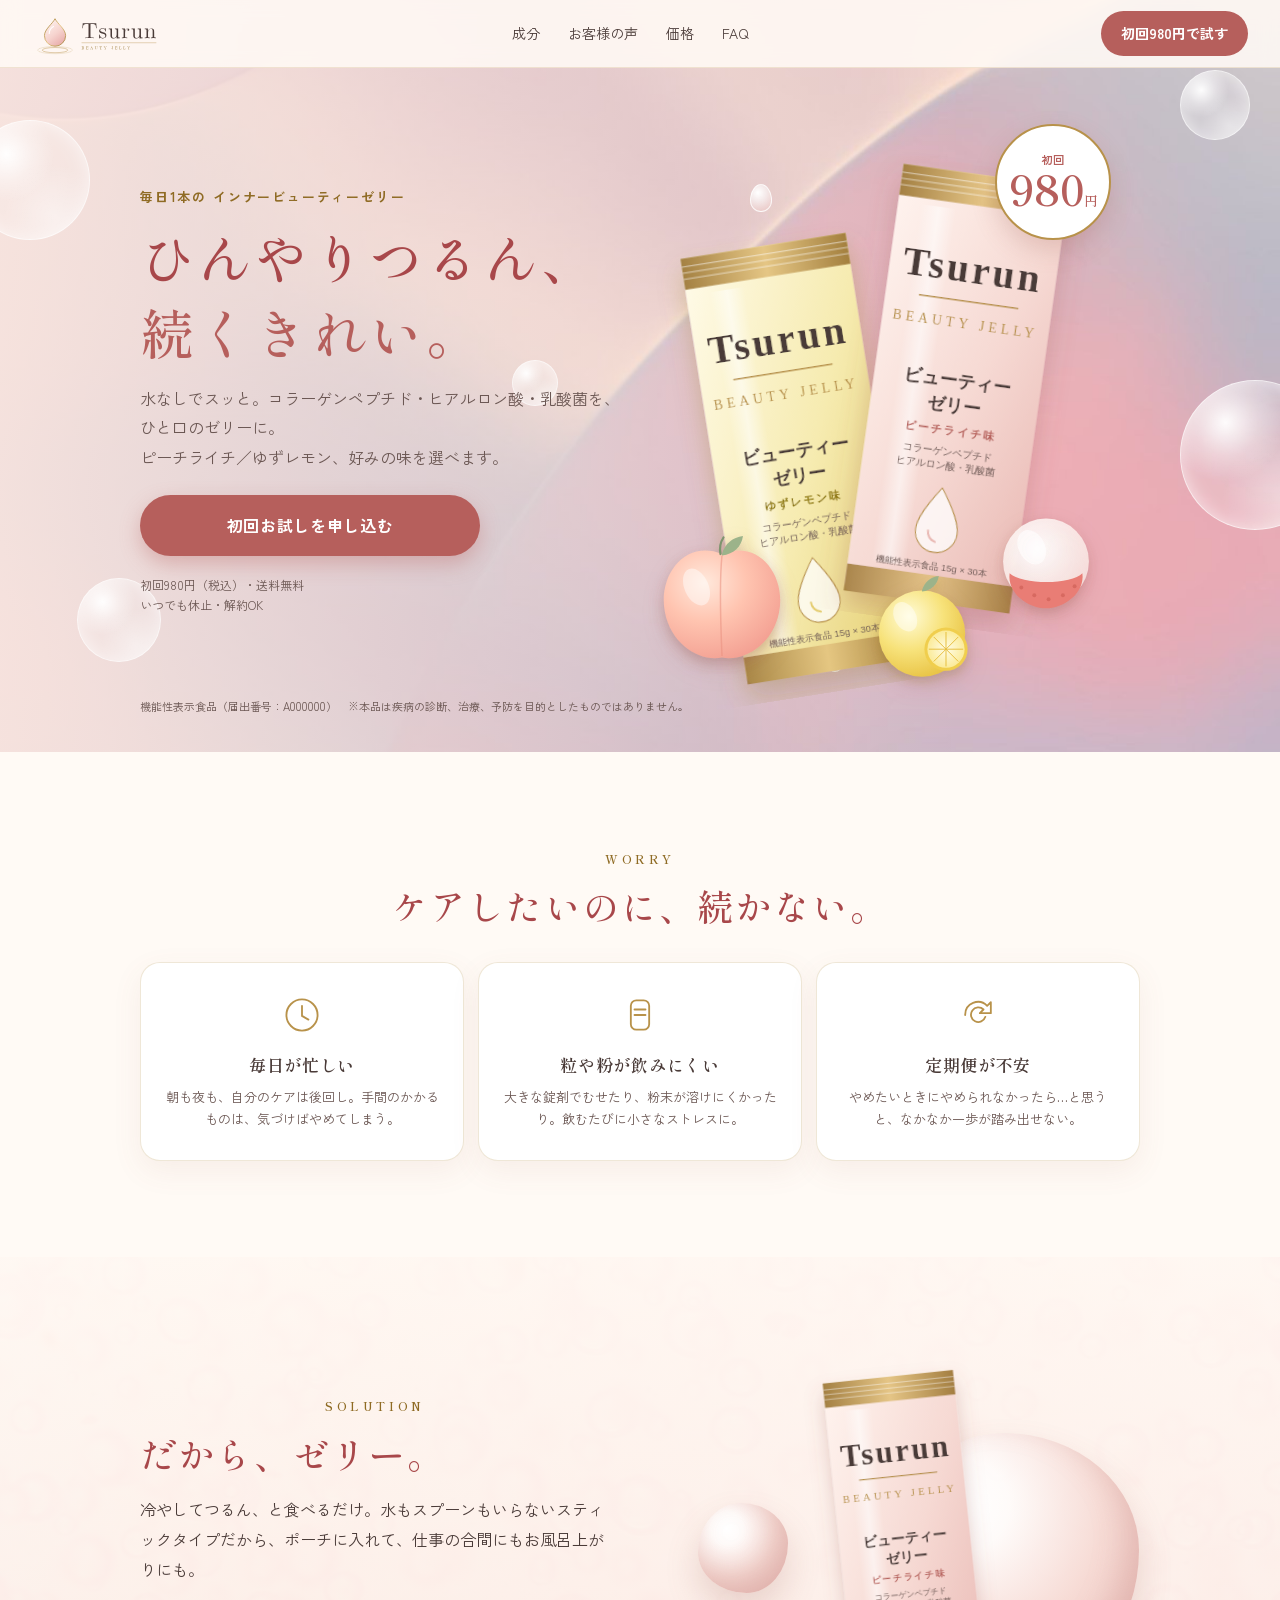
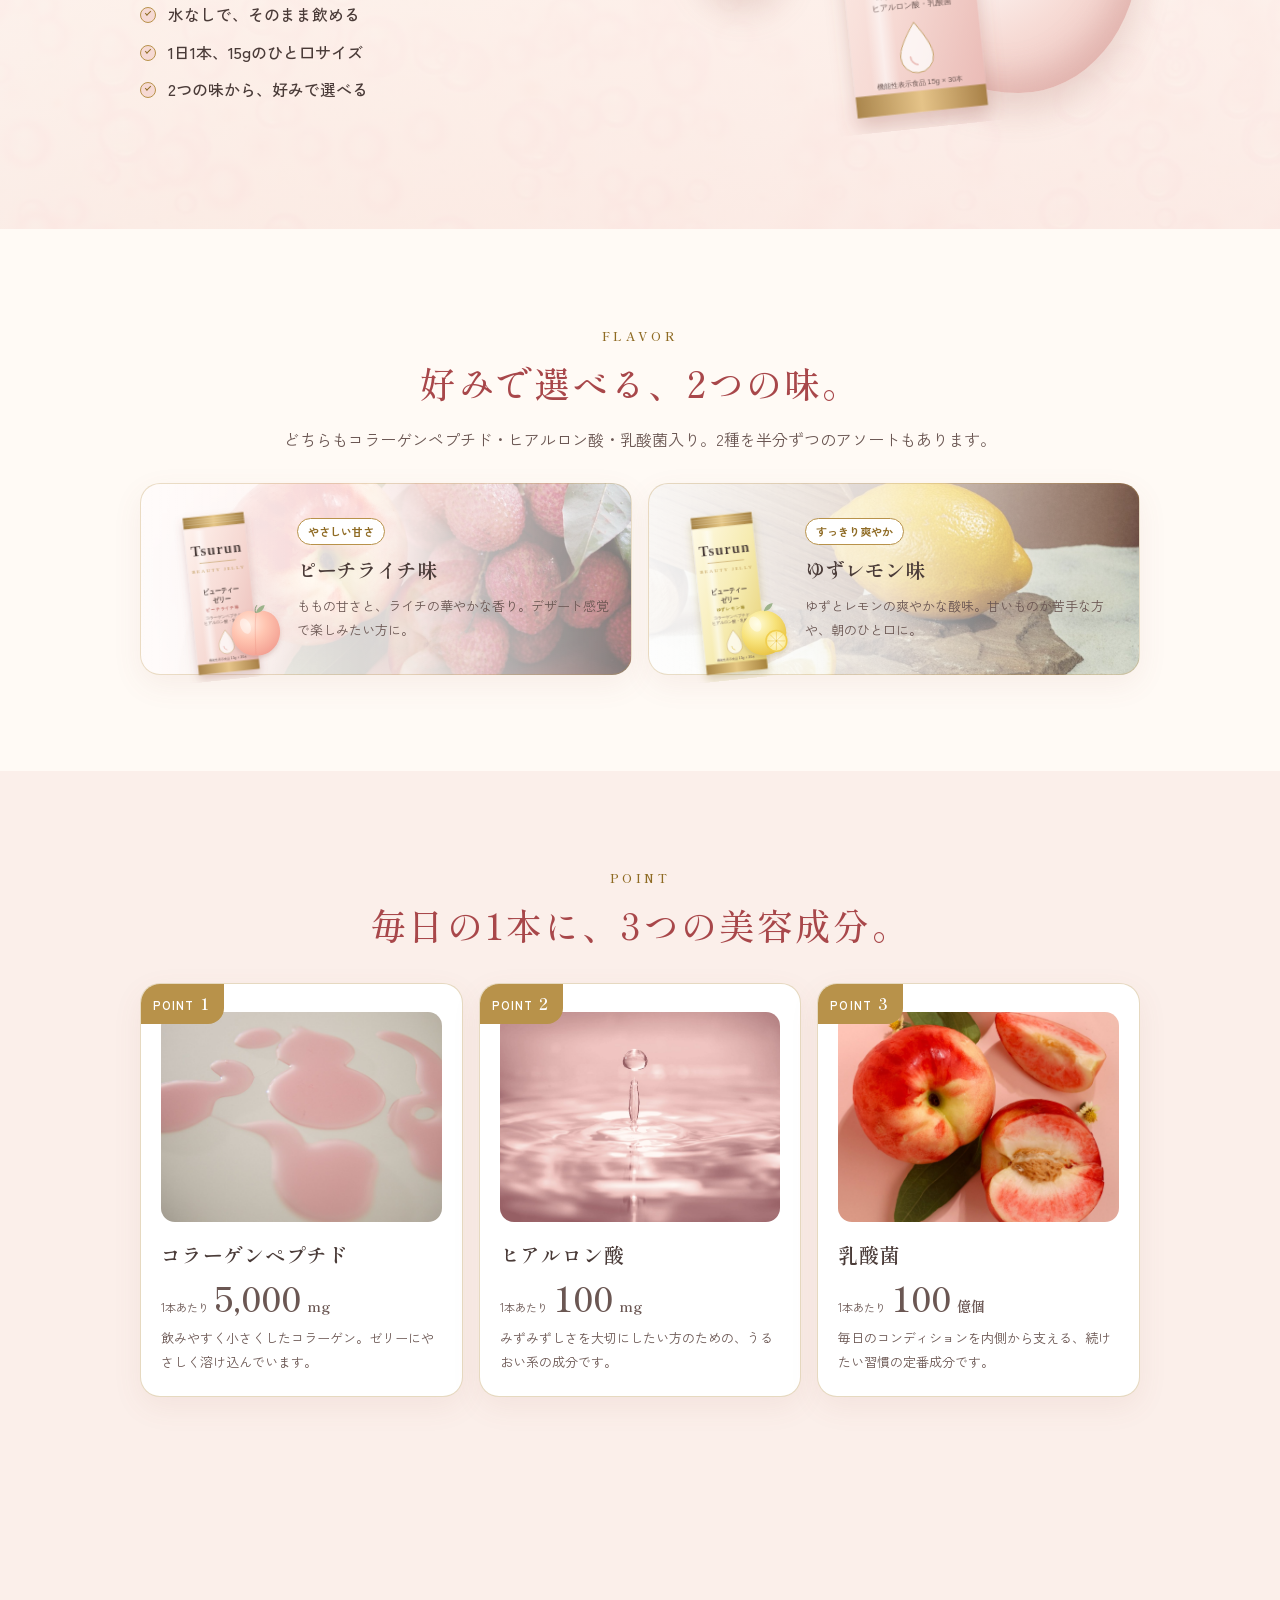
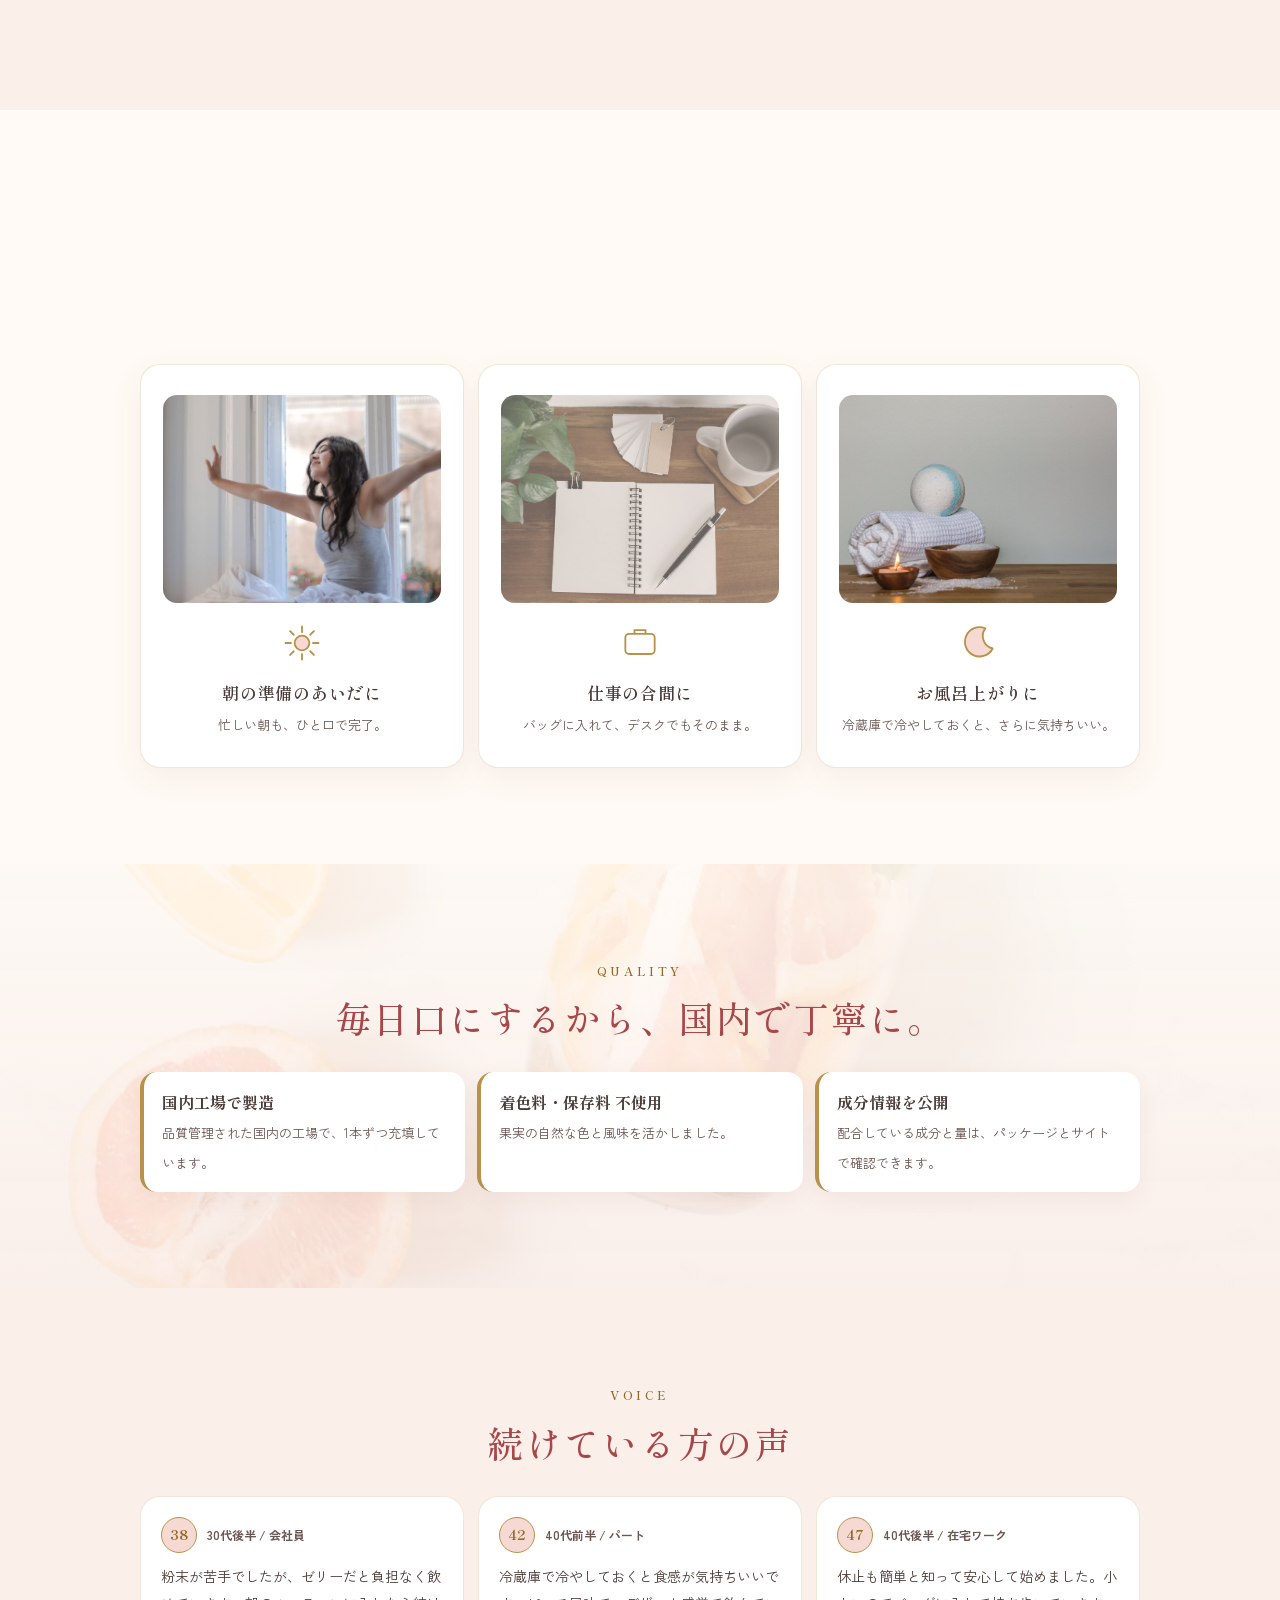
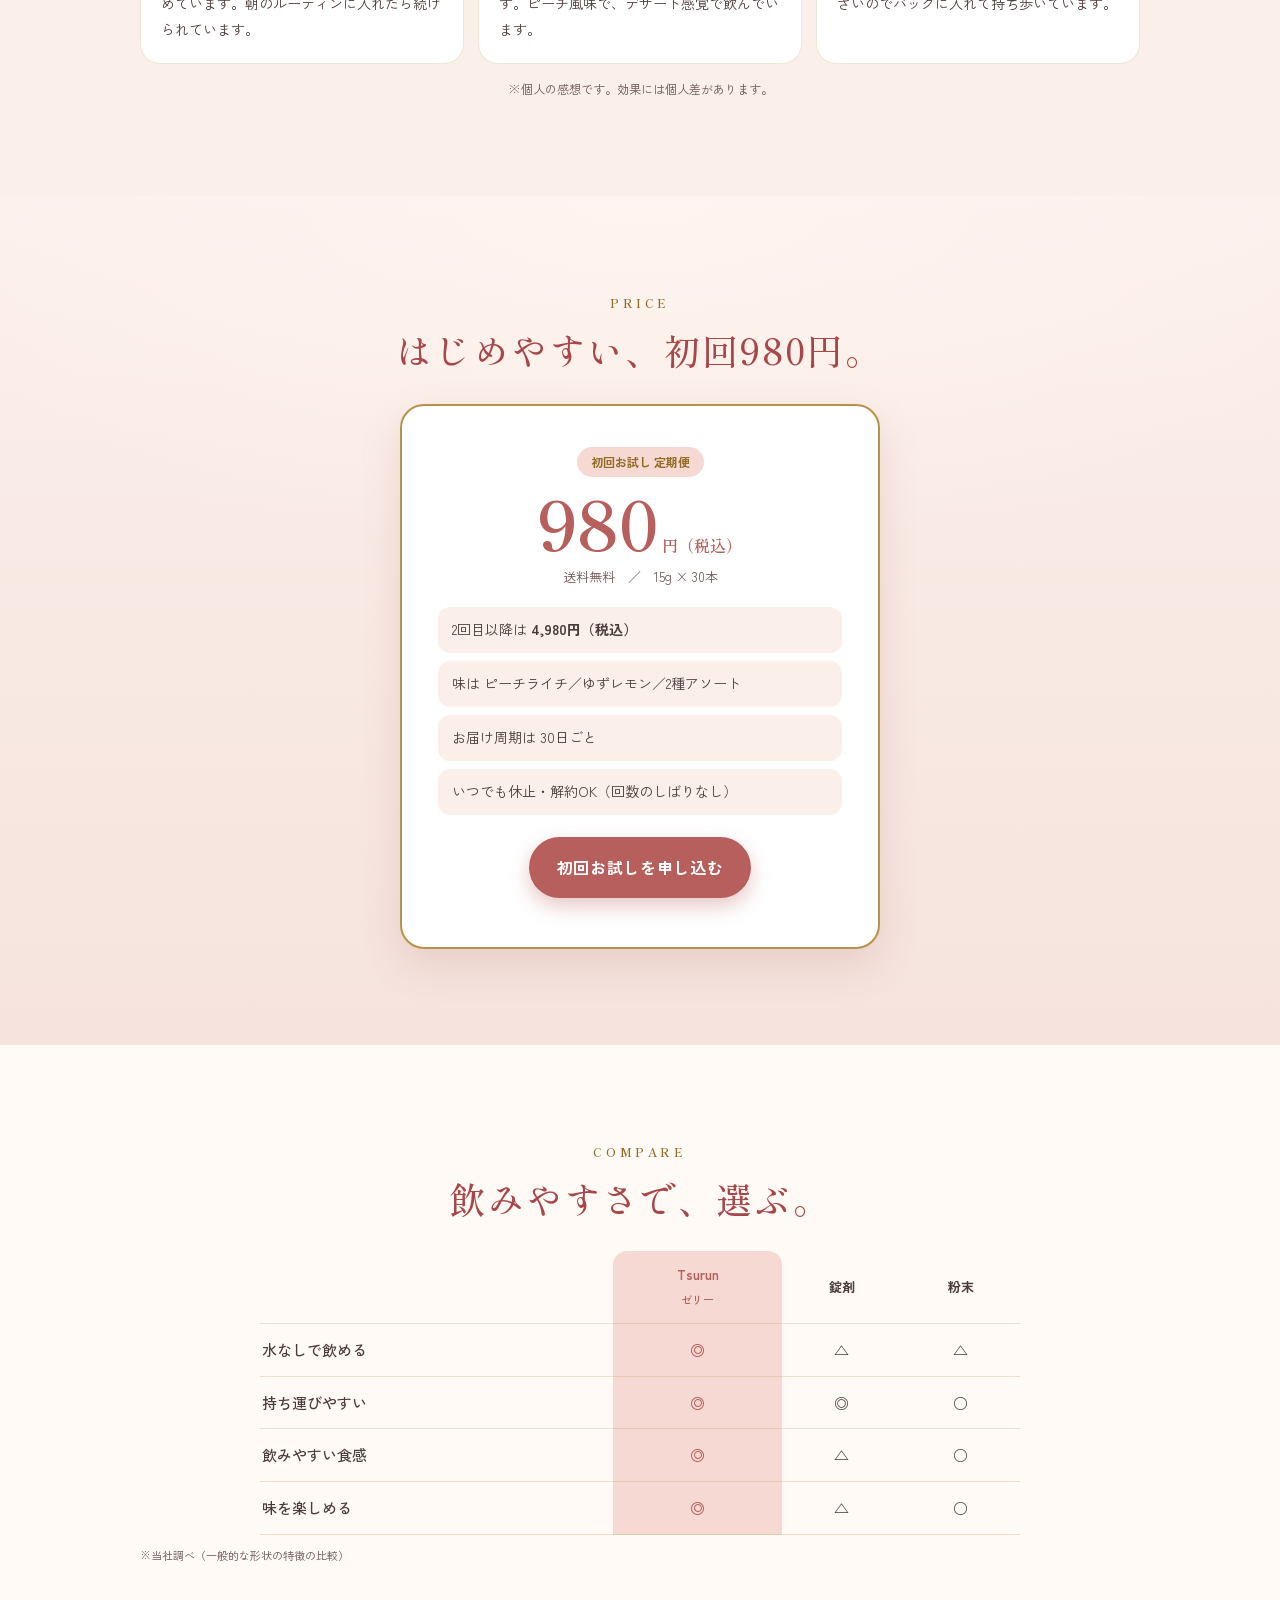
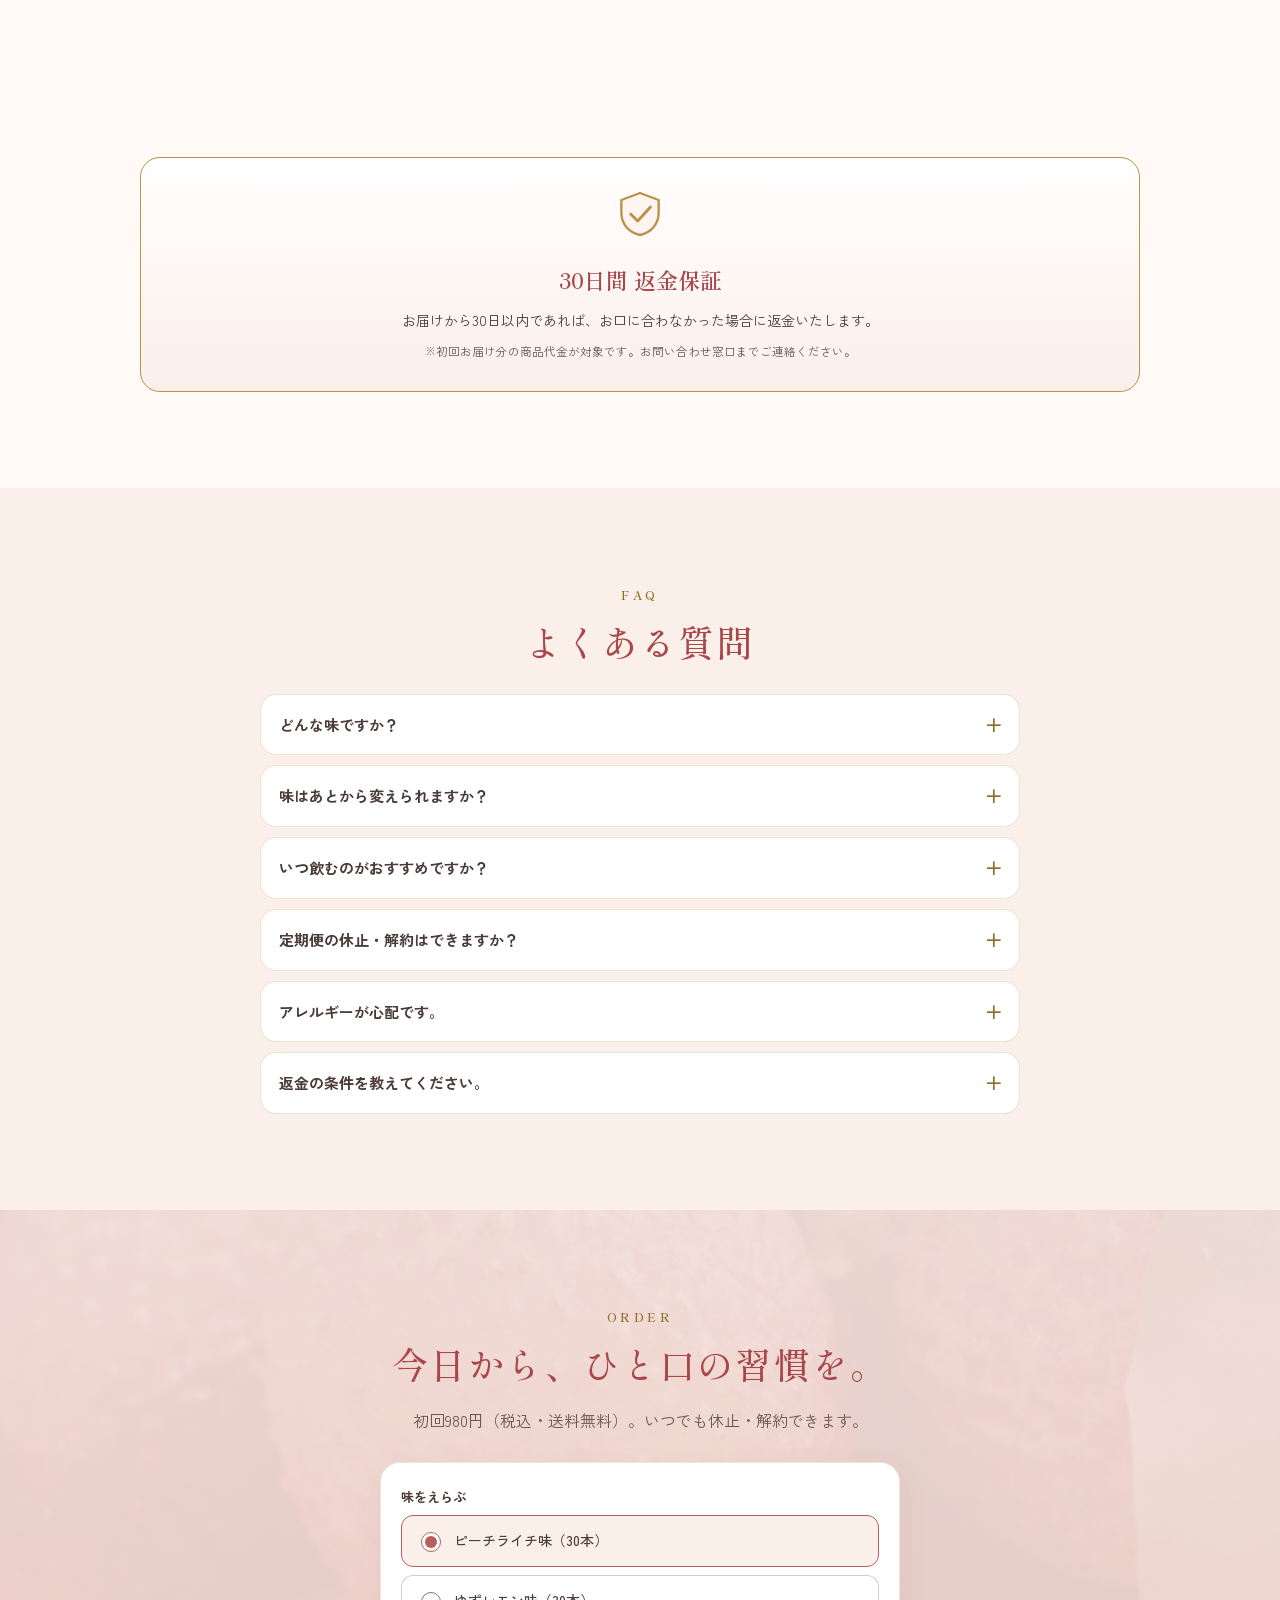
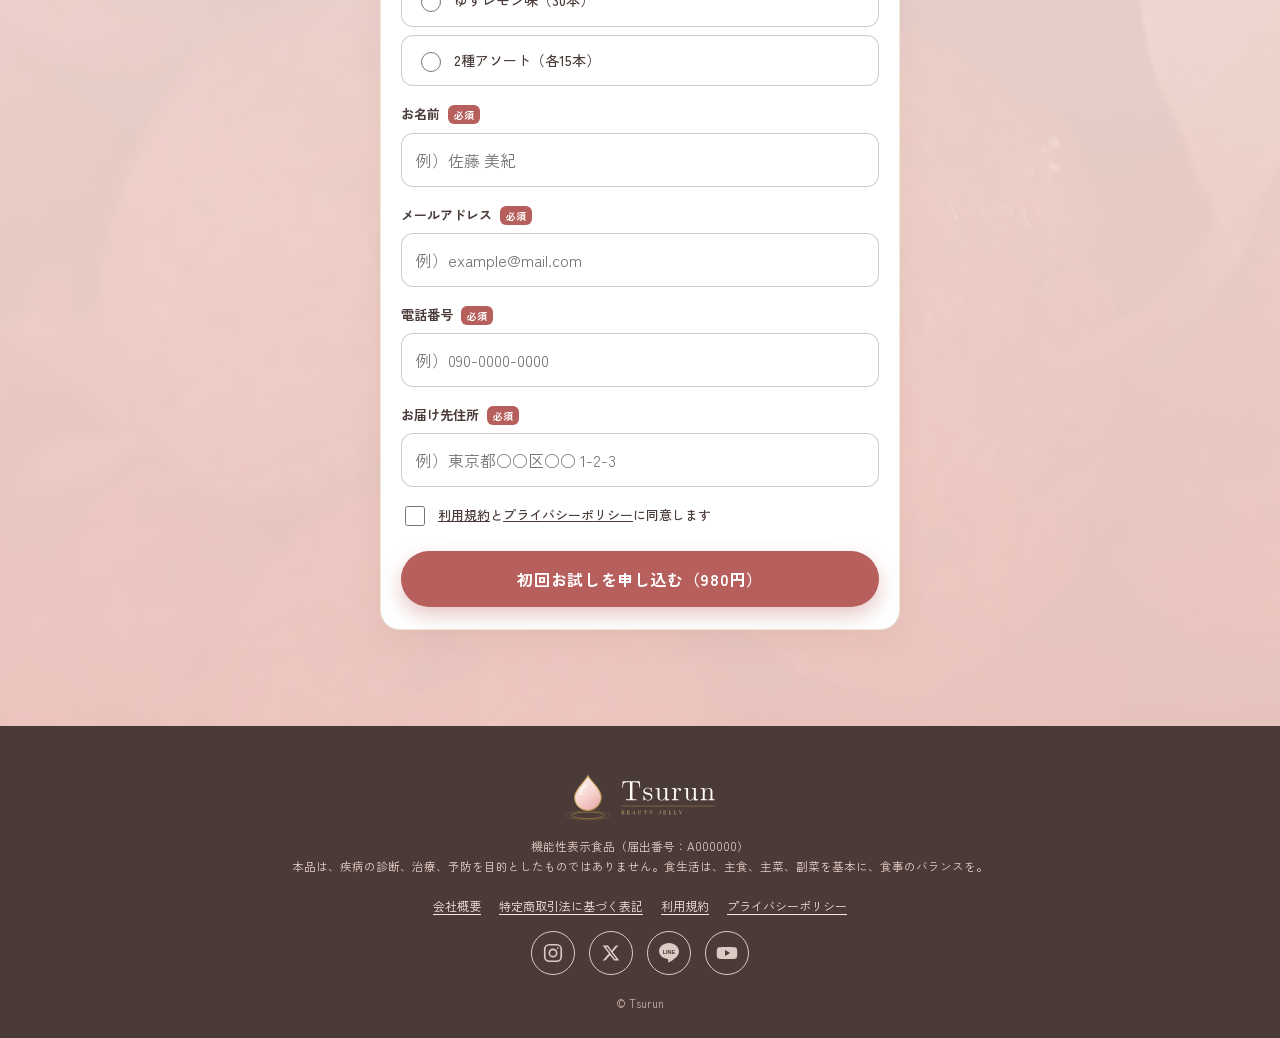
<file: index.html>
<!DOCTYPE html>
<html lang="ja">
<head>
<meta charset="UTF-8">
<meta name="viewport" content="width=device-width, initial-scale=1">
<title>Tsurun ビューティーゼリー｜ひんやりつるん、続くきれい。毎日1本のインナービューティー（機能性表示食品）初回980円</title>
<meta name="description" content="水なしでつるんと飲める、毎日1本のインナービューティーゼリー「Tsurun」。ピーチライチ／ゆずレモンの2つの味。コラーゲンペプチド・ヒアルロン酸・乳酸菌配合。初回980円・送料無料、いつでも休止・解約OK。">
<link rel="canonical" href="https://yukoutsumi.github.io/tsurun-lp/">
<meta property="og:type" content="website">
<meta property="og:title" content="Tsurun ビューティーゼリー｜ひんやりつるん、続くきれい。">
<meta property="og:description" content="水なしでつるんと飲める、毎日1本のインナービューティーゼリー。初回980円・送料無料。">
<meta property="og:url" content="https://yukoutsumi.github.io/tsurun-lp/">
<meta property="og:image" content="https://yukoutsumi.github.io/tsurun-lp/images/ogp.jpg">
<meta property="og:site_name" content="Tsurun">
<meta property="og:locale" content="ja_JP">
<meta property="og:image:width" content="1200">
<meta property="og:image:height" content="630">
<meta property="og:image:alt" content="Tsurun ビューティーゼリー ピーチライチ味とゆずレモン味">
<meta name="twitter:card" content="summary_large_image">
<meta name="twitter:title" content="Tsurun ビューティーゼリー｜ひんやりつるん、続くきれい。">
<meta name="twitter:description" content="水なしでつるんと飲める、毎日1本のインナービューティーゼリー。初回980円・送料無料。">
<meta name="twitter:image" content="https://yukoutsumi.github.io/tsurun-lp/images/ogp.jpg">
<link rel="icon" href="images/favicon.svg" type="image/svg+xml">
<link rel="preconnect" href="https://fonts.googleapis.com">
<link rel="preconnect" href="https://fonts.gstatic.com" crossorigin>
<link href="https://fonts.googleapis.com/css2?family=Shippori+Mincho:wght@400;500;600&family=Zen+Kaku+Gothic+New:wght@400;500;700&display=swap" rel="stylesheet">
<link rel="stylesheet" href="style.css">
</head>
<body>
<div class="scroll-progress" id="scrollProgress" aria-hidden="true"></div>

<header class="site-header">
  <a class="logo" href="#top" aria-label="Tsurun トップへ"><img class="logo-img" src="images/logo.svg" alt="Tsurun BEAUTY JELLY" width="150" height="46"></a>
  <nav class="header-nav" aria-label="ページ内メニュー">
    <a href="#points">成分</a>
    <a href="#voice">お客様の声</a>
    <a href="#price">価格</a>
    <a href="#faq">FAQ</a>
  </nav>
  <a class="header-cta" href="#order">初回980円で試す</a>
</header>

<main id="top">

<!-- 1. ファーストビュー -->
<section class="hero" aria-labelledby="hero-title" data-photo="images/hero-bg.jpg">
  <div class="bubble b1" aria-hidden="true"></div>
  <div class="bubble b2" aria-hidden="true"></div>
  <div class="bubble b3" aria-hidden="true"></div>
  <div class="bubble b4" aria-hidden="true"></div>
  <div class="bubble b5" aria-hidden="true"></div>

  <div class="hero-inner">
    <div class="hero-copy">
      <p class="hero-kicker">毎日1本の インナービューティーゼリー</p>
      <h1 id="hero-title" class="hero-title">
        ひんやりつるん、<br><em>続くきれい。</em>
        <span class="visually-hidden">Tsurun ビューティーゼリー（機能性表示食品）</span>
      </h1>
      <p class="hero-sub">水なしでスッと。コラーゲンペプチド・ヒアルロン酸・乳酸菌を、ひと口のゼリーに。<br>ピーチライチ／ゆずレモン、好みの味を選べます。</p>
      <div class="hero-cta-group" id="heroCtaGroup">
        <a class="btn btn-primary" href="#order">初回お試しを申し込む</a>
        <p class="hero-cta-note">初回980円（税込）・送料無料<br>いつでも休止・解約OK</p>
      </div>
    </div>

    <div class="hero-visual">
      <div class="hero-badge" aria-hidden="true"><span>初回</span><strong>980<small>円</small></strong></div>
      <img class="hero-pack hero-pack-1" src="images/pack-yuzu.svg" alt="Tsurun ビューティーゼリー ゆずレモン味" width="220" height="460">
      <img class="hero-pack hero-pack-2" src="images/pack.svg" alt="Tsurun ビューティーゼリー ピーチライチ味" width="220" height="460">
      <img class="fruit fruit-peach" src="images/peach.svg" alt="" width="140" height="140">
      <img class="fruit fruit-lychee" src="images/lychee.svg" alt="" width="120" height="120">
      <img class="fruit fruit-yuzu" src="images/yuzu.svg" alt="" width="120" height="120">
      <span class="drop d1" aria-hidden="true"></span>
      <span class="drop d2" aria-hidden="true"></span>
      <span class="drop d3" aria-hidden="true"></span>
    </div>
  </div>
  <p class="hero-legal">機能性表示食品（届出番号：A000000）　※本品は疾病の診断、治療、予防を目的としたものではありません。</p>
</section>

<!-- 2. お悩み -->
<section class="section section-worry" aria-labelledby="worry-title">
  <div class="container">
    <p class="section-eyebrow">WORRY</p>
    <h2 id="worry-title" class="section-title">ケアしたいのに、<br class="sp-only">続かない。</h2>
    <ul class="worry-list">
      <li class="reveal card">
        <svg class="icon" viewBox="0 0 48 48" aria-hidden="true"><circle cx="24" cy="24" r="17" fill="none" stroke="#B8924A" stroke-width="2"/><path d="M24 14v11l7 4" fill="none" stroke="#B8924A" stroke-width="2" stroke-linecap="round"/></svg>
        <h3>毎日が忙しい</h3>
        <p>朝も夜も、自分のケアは後回し。手間のかかるものは、気づけばやめてしまう。</p>
      </li>
      <li class="reveal card">
        <svg class="icon" viewBox="0 0 48 48" aria-hidden="true"><rect x="14" y="8" width="20" height="32" rx="6" fill="none" stroke="#B8924A" stroke-width="2"/><path d="M18 18h12M18 24h12" stroke="#B8924A" stroke-width="2" stroke-linecap="round"/></svg>
        <h3>粒や粉が飲みにくい</h3>
        <p>大きな錠剤でむせたり、粉末が溶けにくかったり。飲むたびに小さなストレスに。</p>
      </li>
      <li class="reveal card">
        <svg class="icon" viewBox="0 0 48 48" aria-hidden="true"><path d="M10 24a14 14 0 0 1 24-10l4-4v12H26l4-4a8 8 0 1 0 2 8" fill="none" stroke="#B8924A" stroke-width="2" stroke-linecap="round" stroke-linejoin="round"/></svg>
        <h3>定期便が不安</h3>
        <p>やめたいときにやめられなかったら…と思うと、なかなか一歩が踏み出せない。</p>
      </li>
    </ul>
  </div>
</section>

<!-- 3. 解決 -->
<section class="section section-solution" aria-labelledby="solution-title" data-photo="images/jelly-texture.jpg">
  <div class="container solution-grid">
    <div class="solution-text reveal">
      <p class="section-eyebrow">SOLUTION</p>
      <h2 id="solution-title" class="section-title left">だから、ゼリー。</h2>
      <p>冷やしてつるん、と食べるだけ。水もスプーンもいらないスティックタイプだから、ポーチに入れて、仕事の合間にもお風呂上がりにも。</p>
      <ul class="check-list">
        <li>水なしで、そのまま飲める</li>
        <li>1日1本、15gのひと口サイズ</li>
        <li>2つの味から、好みで選べる</li>
      </ul>
    </div>
    <div class="solution-visual reveal" aria-hidden="true">
      <div class="jelly-orb"></div>
      <div class="jelly-orb small"></div>
      <img src="images/pack.svg" alt="" width="150" height="313" class="solution-pack">
    </div>
  </div>
</section>

<!-- 3.5 味 -->
<section class="section section-flavor" id="flavor" aria-labelledby="flavor-title">
  <div class="container">
    <p class="section-eyebrow">FLAVOR</p>
    <h2 id="flavor-title" class="section-title">好みで選べる、<br class="sp-only">2つの味。</h2>
    <p class="section-lead">どちらもコラーゲンペプチド・ヒアルロン酸・乳酸菌入り。2種を半分ずつのアソートもあります。</p>
    <div class="flavor-list">
      <article class="flavor-card flavor-peach reveal" data-photo="images/flavor-peach.jpg">
        <div class="flavor-visual"><img src="images/pack.svg" alt="ピーチライチ味のパッケージ" width="110" height="230"><img class="flavor-fruit" src="images/peach.svg" alt="" width="90" height="90"></div>
        <div class="flavor-body">
          <p class="flavor-tag">やさしい甘さ</p>
          <h3>ピーチライチ味</h3>
          <p>ももの甘さと、ライチの華やかな香り。デザート感覚で楽しみたい方に。</p>
        </div>
      </article>
      <article class="flavor-card flavor-yuzu reveal" data-photo="images/flavor-yuzu.jpg">
        <div class="flavor-visual"><img src="images/pack-yuzu.svg" alt="ゆずレモン味のパッケージ" width="110" height="230"><img class="flavor-fruit" src="images/yuzu.svg" alt="" width="90" height="90"></div>
        <div class="flavor-body">
          <p class="flavor-tag">すっきり爽やか</p>
          <h3>ゆずレモン味</h3>
          <p>ゆずとレモンの爽やかな酸味。甘いものが苦手な方や、朝のひと口に。</p>
        </div>
      </article>
    </div>
  </div>
</section>

<!-- 4. POINT -->
<section class="section section-points" id="points" aria-labelledby="points-title">
  <div class="container">
    <p class="section-eyebrow">POINT</p>
    <h2 id="points-title" class="section-title">毎日の1本に、<br class="sp-only">3つの美容成分。</h2>
    <div class="points-list">
      <article class="point-card reveal">
        <span class="point-num">POINT<b>1</b></span>
        <div class="photo-slot" data-photo="images/point-collagen.jpg" data-alt="コラーゲンペプチドの粒子のイメージ（水滴とゴールドの粒）"></div>
        <div class="point-icon" aria-hidden="true">
          <svg viewBox="0 0 64 64"><circle cx="20" cy="20" r="8" fill="#F6D9D3"/><circle cx="44" cy="26" r="8" fill="#E9B9B4"/><circle cx="26" cy="46" r="8" fill="#F6D9D3"/><path d="M20 20 44 26 26 46Z" fill="none" stroke="#B8924A" stroke-width="1.6"/></svg>
        </div>
        <h3>コラーゲンペプチド</h3>
        <p class="point-amount"><span>1本あたり</span><b>5,000</b><i>mg</i></p>
        <p>飲みやすく小さくしたコラーゲン。ゼリーにやさしく溶け込んでいます。</p>
      </article>
      <article class="point-card reveal">
        <span class="point-num">POINT<b>2</b></span>
        <div class="photo-slot" data-photo="images/point-hyaluronic.jpg" data-alt="ヒアルロン酸のうるおいのイメージ（みずみずしい水面）"></div>
        <div class="point-icon" aria-hidden="true">
          <svg viewBox="0 0 64 64"><path d="M32 8C24 22 16 30 16 40a16 16 0 0 0 32 0C48 30 40 22 32 8Z" fill="#F6D9D3" stroke="#B8924A" stroke-width="1.6"/><path d="M24 42a8 8 0 0 0 7 7" fill="none" stroke="#fff" stroke-width="3" stroke-linecap="round"/></svg>
        </div>
        <h3>ヒアルロン酸</h3>
        <p class="point-amount"><span>1本あたり</span><b>100</b><i>mg</i></p>
        <p>みずみずしさを大切にしたい方のための、うるおい系の成分です。</p>
      </article>
      <article class="point-card reveal">
        <span class="point-num">POINT<b>3</b></span>
        <div class="photo-slot" data-photo="images/point-lactic.jpg" data-alt="乳酸菌のイメージ（ヨーグルトとミルクのしずく）"></div>
        <div class="point-icon" aria-hidden="true">
          <svg viewBox="0 0 64 64"><ellipse cx="24" cy="30" rx="12" ry="8" fill="#E9B9B4" transform="rotate(-30 24 30)"/><ellipse cx="42" cy="38" rx="12" ry="8" fill="#F6D9D3" transform="rotate(25 42 38)"/><circle cx="32" cy="20" r="4" fill="none" stroke="#B8924A" stroke-width="1.6"/><circle cx="46" cy="22" r="3" fill="none" stroke="#B8924A" stroke-width="1.6"/></svg>
        </div>
        <h3>乳酸菌</h3>
        <p class="point-amount"><span>1本あたり</span><b>100</b><i>億個</i></p>
        <p>毎日のコンディションを内側から支える、続けたい習慣の定番成分です。</p>
      </article>
    </div>

    <aside class="notify-box reveal" aria-label="機能性表示食品の届出表示">
      <h3>届出表示</h3>
      <p>本品にはコラーゲンペプチドが含まれます。コラーゲンペプチドには、肌の水分を逃しにくくする機能があることが報告されています。</p>
      <p class="notify-small">本品は、事業者の責任において特定の保健の目的が期待できる旨を表示するものとして、消費者庁長官に届出されたものです。ただし、特定保健用食品と異なり、消費者庁長官による個別審査を受けたものではありません。<br>本品は、疾病の診断、治療、予防を目的としたものではありません。<br>食生活は、主食、主菜、副菜を基本に、食事のバランスを。</p>
    </aside>
  </div>
</section>

<!-- 5. 飲み方 -->
<section class="section section-scene" aria-labelledby="scene-title">
  <div class="container">
    <p class="section-eyebrow">HOW TO</p>
    <h2 id="scene-title" class="section-title">いつ飲んでも、<br class="sp-only">つるん。</h2>
    <p class="section-lead">1日1本が目安。飲むタイミングは、あなたの好きな時間で。</p>
    <ol class="scene-list">
      <li class="reveal card">
        <div class="photo-slot" data-photo="images/scene-morning.jpg" data-alt="朝の洗面台に置かれたTsurunのスティックと水のグラス"></div>
        <svg class="icon" viewBox="0 0 48 48" aria-hidden="true"><circle cx="24" cy="24" r="8" fill="#F6D9D3" stroke="#B8924A" stroke-width="2"/><g stroke="#B8924A" stroke-width="2" stroke-linecap="round"><path d="M24 6v6M24 36v6M6 24h6M36 24h6M11 11l4 4M33 33l4 4M37 11l-4 4M15 33l-4 4"/></g></svg>
        <h3>朝の準備のあいだに</h3>
        <p>忙しい朝も、ひと口で完了。</p>
      </li>
      <li class="reveal card">
        <div class="photo-slot" data-photo="images/scene-desk.jpg" data-alt="デスクのノートとマグカップのそばに置かれたTsurunのスティック"></div>
        <svg class="icon" viewBox="0 0 48 48" aria-hidden="true"><rect x="8" y="14" width="32" height="22" rx="4" fill="none" stroke="#B8924A" stroke-width="2"/><path d="M18 14v-4h12v4" fill="none" stroke="#B8924A" stroke-width="2"/></svg>
        <h3>仕事の合間に</h3>
        <p>バッグに入れて、デスクでもそのまま。</p>
      </li>
      <li class="reveal card">
        <div class="photo-slot" data-photo="images/scene-bath.jpg" data-alt="バスタオルとキャンドルのそばに置かれたTsurunのスティック"></div>
        <svg class="icon" viewBox="0 0 48 48" aria-hidden="true"><path d="M32 8a16 16 0 1 0 8 22A14 14 0 0 1 32 8Z" fill="#F6D9D3" stroke="#B8924A" stroke-width="2" stroke-linejoin="round"/></svg>
        <h3>お風呂上がりに</h3>
        <p>冷蔵庫で冷やしておくと、さらに気持ちいい。</p>
      </li>
    </ol>
  </div>
</section>

<!-- 6. 品質 -->
<section class="section section-quality" aria-labelledby="quality-title" data-photo="images/quality.jpg">
  <div class="container">
    <p class="section-eyebrow">QUALITY</p>
    <h2 id="quality-title" class="section-title">毎日口にするから、<br class="sp-only">国内で丁寧に。</h2>
    <ul class="quality-list">
      <li class="reveal">
        <strong>国内工場で製造</strong>
        <span>品質管理された国内の工場で、1本ずつ充填しています。</span>
      </li>
      <li class="reveal">
        <strong>着色料・保存料 不使用</strong>
        <span>果実の自然な色と風味を活かしました。</span>
      </li>
      <li class="reveal">
        <strong>成分情報を公開</strong>
        <span>配合している成分と量は、パッケージとサイトで確認できます。</span>
      </li>
    </ul>
  </div>
</section>

<!-- 7. お客様の声 -->
<section class="section section-voice" id="voice" aria-labelledby="voice-title">
  <div class="container">
    <p class="section-eyebrow">VOICE</p>
    <h2 id="voice-title" class="section-title">続けている方の声</h2>
    <div class="voice-list">
      <figure class="voice-card reveal">
        <figcaption><span class="avatar" aria-hidden="true">38</span>30代後半 / 会社員</figcaption>
        <blockquote>粉末が苦手でしたが、ゼリーだと負担なく飲めています。朝のルーティンに入れたら続けられています。</blockquote>
      </figure>
      <figure class="voice-card reveal">
        <figcaption><span class="avatar" aria-hidden="true">42</span>40代前半 / パート</figcaption>
        <blockquote>冷蔵庫で冷やしておくと食感が気持ちいいです。ピーチ風味で、デザート感覚で飲んでいます。</blockquote>
      </figure>
      <figure class="voice-card reveal">
        <figcaption><span class="avatar" aria-hidden="true">47</span>40代後半 / 在宅ワーク</figcaption>
        <blockquote>休止も簡単と知って安心して始めました。小さいのでバッグに入れて持ち歩いています。</blockquote>
      </figure>
    </div>
    <p class="voice-note">※個人の感想です。効果には個人差があります。</p>
  </div>
</section>

<!-- 8. 価格と定期便 -->
<section class="section section-price" id="price" aria-labelledby="price-title">
  <div class="container">
    <p class="section-eyebrow">PRICE</p>
    <h2 id="price-title" class="section-title">はじめやすい、<br class="sp-only">初回980円。</h2>
    <div class="price-card reveal">
      <p class="price-label">初回お試し 定期便</p>
      <p class="price-main"><span class="price-num">980</span><span class="price-unit">円（税込）</span></p>
      <p class="price-sub">送料無料　／　15g × 30本</p>
      <ul class="price-points">
        <li>2回目以降は <b>4,980円（税込）</b></li>
        <li>味は ピーチライチ／ゆずレモン／2種アソート</li>
        <li>お届け周期は 30日ごと</li>
        <li>いつでも休止・解約OK（回数のしばりなし）</li>
      </ul>
      <a class="btn btn-primary" href="#order">初回お試しを申し込む</a>
    </div>
  </div>
</section>

<!-- 9. 比較表 -->
<section class="section section-compare" aria-labelledby="compare-title">
  <div class="container">
    <p class="section-eyebrow">COMPARE</p>
    <h2 id="compare-title" class="section-title">飲みやすさで、選ぶ。</h2>
    <div class="table-wrap reveal">
      <table class="compare-table">
        <thead>
          <tr><th scope="col"></th><th scope="col" class="is-main">Tsurun<br><small>ゼリー</small></th><th scope="col">錠剤</th><th scope="col">粉末</th></tr>
        </thead>
        <tbody>
          <tr><th scope="row">水なしで飲める</th><td class="is-main">◎</td><td>△</td><td>△</td></tr>
          <tr><th scope="row">持ち運びやすい</th><td class="is-main">◎</td><td>◎</td><td>○</td></tr>
          <tr><th scope="row">飲みやすい食感</th><td class="is-main">◎</td><td>△</td><td>○</td></tr>
          <tr><th scope="row">味を楽しめる</th><td class="is-main">◎</td><td>△</td><td>○</td></tr>
        </tbody>
      </table>
    </div>
    <p class="table-note">※当社調べ（一般的な形状の特徴の比較）</p>
  </div>
</section>

<!-- 10. 返金保証 -->
<section class="section section-guarantee" aria-labelledby="guarantee-title">
  <div class="container">
    <div class="guarantee-card reveal">
      <svg class="icon big" viewBox="0 0 48 48" aria-hidden="true"><path d="M24 6 8 12v11c0 10 7 17 16 19 9-2 16-9 16-19V12Z" fill="#FFF4EF" stroke="#B8924A" stroke-width="2" stroke-linejoin="round"/><path d="m16 24 6 6 11-12" fill="none" stroke="#B8924A" stroke-width="2.4" stroke-linecap="round" stroke-linejoin="round"/></svg>
      <h2 id="guarantee-title">30日間 返金保証</h2>
      <p>お届けから30日以内であれば、お口に合わなかった場合に返金いたします。</p>
      <p class="small">※初回お届け分の商品代金が対象です。お問い合わせ窓口までご連絡ください。</p>
    </div>
  </div>
</section>

<!-- 11. FAQ -->
<section class="section section-faq" id="faq" aria-labelledby="faq-title">
  <div class="container">
    <p class="section-eyebrow">FAQ</p>
    <h2 id="faq-title" class="section-title">よくある質問</h2>
    <div class="faq-list">
      <details class="faq-item">
        <summary>どんな味ですか？</summary>
        <p>ピーチライチ味はやさしい甘さ、ゆずレモン味は爽やかな酸味です。どちらも冷やすとさらにつるんとした食感になります。</p>
      </details>
      <details class="faq-item">
        <summary>味はあとから変えられますか？</summary>
        <p>はい。次回お届け予定日の7日前までにご連絡いただければ、ピーチライチ・ゆずレモン・2種アソートの中から変更できます。</p>
      </details>
      <details class="faq-item">
        <summary>いつ飲むのがおすすめですか？</summary>
        <p>1日1本を目安に、お好きなタイミングでお召し上がりください。毎日同じ時間に飲むと習慣にしやすくなります。</p>
      </details>
      <details class="faq-item">
        <summary>定期便の休止・解約はできますか？</summary>
        <p>いつでも可能です。次回のお届け予定日の7日前までに、お問い合わせ窓口からご連絡ください。</p>
      </details>
      <details class="faq-item">
        <summary>アレルギーが心配です。</summary>
        <p>原材料の一覧はパッケージに記載しています。食物アレルギーのある方は、ご確認のうえお召し上がりください。</p>
      </details>
      <details class="faq-item">
        <summary>返金の条件を教えてください。</summary>
        <p>お届けから30日以内に、お問い合わせ窓口へご連絡ください。初回お届け分の商品代金を返金します。</p>
      </details>
    </div>
  </div>
</section>

<!-- 12. 最終CTA -->
<section class="section section-order" id="order" aria-labelledby="order-title" data-photo="images/order-bg.jpg">
  <div class="container">
    <p class="section-eyebrow">ORDER</p>
    <h2 id="order-title" class="section-title">今日から、<br class="sp-only">ひと口の習慣を。</h2>
    <p class="section-lead">初回980円（税込・送料無料）。いつでも休止・解約できます。</p>

    <form class="order-form card" id="order-form" novalidate>
      <fieldset class="form-row flavor-select">
        <legend>味をえらぶ</legend>
        <label class="radio"><input type="radio" name="flavor" value="peach" checked> <span>ピーチライチ味（30本）</span></label>
        <label class="radio"><input type="radio" name="flavor" value="yuzu"> <span>ゆずレモン味（30本）</span></label>
        <label class="radio"><input type="radio" name="flavor" value="assort"> <span>2種アソート（各15本）</span></label>
      </fieldset>
      <div class="form-row">
        <label for="f-name">お名前<span class="req">必須</span></label>
        <input id="f-name" name="name" type="text" autocomplete="name" placeholder="例）佐藤 美紀">
        <p class="err hidden" id="err-name">お名前を入力してください。</p>
      </div>
      <div class="form-row">
        <label for="f-email">メールアドレス<span class="req">必須</span></label>
        <input id="f-email" name="email" type="email" autocomplete="email" placeholder="例）example@mail.com">
        <p class="err hidden" id="err-email">正しいメールアドレスを入力してください。</p>
      </div>
      <div class="form-row">
        <label for="f-tel">電話番号<span class="req">必須</span></label>
        <input id="f-tel" name="tel" type="tel" autocomplete="tel" placeholder="例）090-0000-0000">
        <p class="err hidden" id="err-tel">電話番号を入力してください。</p>
      </div>
      <div class="form-row">
        <label for="f-address">お届け先住所<span class="req">必須</span></label>
        <input id="f-address" name="address" type="text" autocomplete="street-address" placeholder="例）東京都○○区○○ 1-2-3">
        <p class="err hidden" id="err-address">お届け先住所を入力してください。</p>
      </div>
      <div class="form-row check-row">
        <label class="check"><input id="f-agree" type="checkbox"> <span><a href="legal.html#terms" target="_blank" rel="noopener">利用規約</a>と<a href="legal.html#privacy" target="_blank" rel="noopener">プライバシーポリシー</a>に同意します</span></label>
        <p class="err hidden" id="err-agree">同意にチェックを入れてください。</p>
      </div>
      <div class="hp" aria-hidden="true"><label>ご記入不要<input type="text" name="website" id="f-website" tabindex="-1" autocomplete="off"></label></div>
      <p class="err form-error hidden" id="form-error-summary">入力内容をご確認ください。</p>
      <button type="submit" class="btn btn-primary btn-block" id="f-submit">初回お試しを申し込む（980円）</button>
    </form>

    <div class="order-done hidden card" id="order-done" role="status">
      <h3>ご注文ありがとうございます</h3>
      <p>お申し込みを受け付けました。内容を確認のうえ、2〜3営業日以内にご連絡・発送いたします。</p>
      <p class="demo-note hidden" id="demo-note">※これはデモページです。入力内容は送信されていません。</p>
    </div>
  </div>
</section>

</main>

<footer class="site-footer">
  <div class="container">
    <p class="footer-logo"><img class="footer-logo-img" src="images/logo-light.svg" alt="Tsurun BEAUTY JELLY" width="190" height="58"></p>
    <p class="footer-legal">機能性表示食品（届出番号：A000000）<br>本品は、疾病の診断、治療、予防を目的としたものではありません。食生活は、主食、主菜、副菜を基本に、食事のバランスを。</p>
    <ul class="footer-links">
      <li><a href="legal.html#company">会社概要</a></li>
      <li><a href="legal.html#tokushoho">特定商取引法に基づく表記</a></li>
      <li><a href="legal.html#terms">利用規約</a></li>
      <li><a href="legal.html#privacy">プライバシーポリシー</a></li>
    </ul>
    <ul class="footer-sns" aria-label="公式SNS">
      <li><a class="sns-btn" href="https://www.instagram.com/" target="_blank" rel="noopener" aria-label="Instagram（新しいタブで開きます）"><svg viewBox="0 0 24 24" width="22" height="22" fill="none" stroke="currentColor" stroke-width="1.8" stroke-linecap="round" stroke-linejoin="round" aria-hidden="true"><rect x="3" y="3" width="18" height="18" rx="5"/><circle cx="12" cy="12" r="4"/><circle cx="17.3" cy="6.7" r=".9" fill="currentColor" stroke="none"/></svg></a></li>
      <li><a class="sns-btn" href="https://x.com/" target="_blank" rel="noopener" aria-label="X（新しいタブで開きます）"><svg viewBox="0 0 24 24" width="20" height="20" fill="currentColor" aria-hidden="true"><path d="M17.7 3h3.1l-6.8 7.7L22 21h-6.3l-4.9-6.4L5.2 21H2.1l7.3-8.3L2 3h6.4l4.4 5.9L17.7 3zm-1.1 16.2h1.7L7.5 4.7H5.7l10.9 14.5z"/></svg></a></li>
      <li><a class="sns-btn" href="https://line.me/" target="_blank" rel="noopener" aria-label="LINE（新しいタブで開きます）"><svg viewBox="0 0 24 24" width="24" height="24" aria-hidden="true"><path fill="currentColor" d="M12 2C6.5 2 2 5.6 2 10.1c0 4 3.5 7.300 8.300 7.900.4.1.8.3.9.6.1.3.1.8 0 1.100l-.1.900c0 .3-.2 1 .9.6 1.100-.4 5.800-3.400 7.900-5.800 1.400-1.600 2.100-3.200 2.100-4.800C22 5.600 17.500 2 12 2z"/><text x="12" y="12.600" text-anchor="middle" font-family="Arial,sans-serif" font-size="5.500" font-weight="700" fill="#4a3f3d">LINE</text></svg></a></li>
      <li><a class="sns-btn" href="https://www.youtube.com/" target="_blank" rel="noopener" aria-label="YouTube（新しいタブで開きます）"><svg viewBox="0 0 24 24" width="24" height="24" fill="currentColor" aria-hidden="true"><path d="M22 8.2c-.2-1-.9-1.700-1.800-1.900C18.600 6 12 6 12 6s-6.600 0-8.200.3c-.9.200-1.600.9-1.800 1.900C1.700 9.800 1.700 12 1.700 12s0 2.200.3 3.800c.2 1 .9 1.700 1.800 1.900C5.400 18 12 18 12 18s6.600 0 8.200-.3c.9-.2 1.600-.9 1.800-1.900.3-1.600.3-3.800.3-3.800s0-2.200-.3-3.800zM10 15V9l5.200 3L10 15z"/></svg></a></li>
    </ul>
    <p class="copyright">© Tsurun</p>
  </div>
</footer>

<div class="mobile-fixed-cta" aria-hidden="false">
  <a class="btn btn-primary btn-block" href="#order">初回お試しを申し込む（980円）</a>
</div>

<script src="script.js"></script>
</body>
</html>
</file>
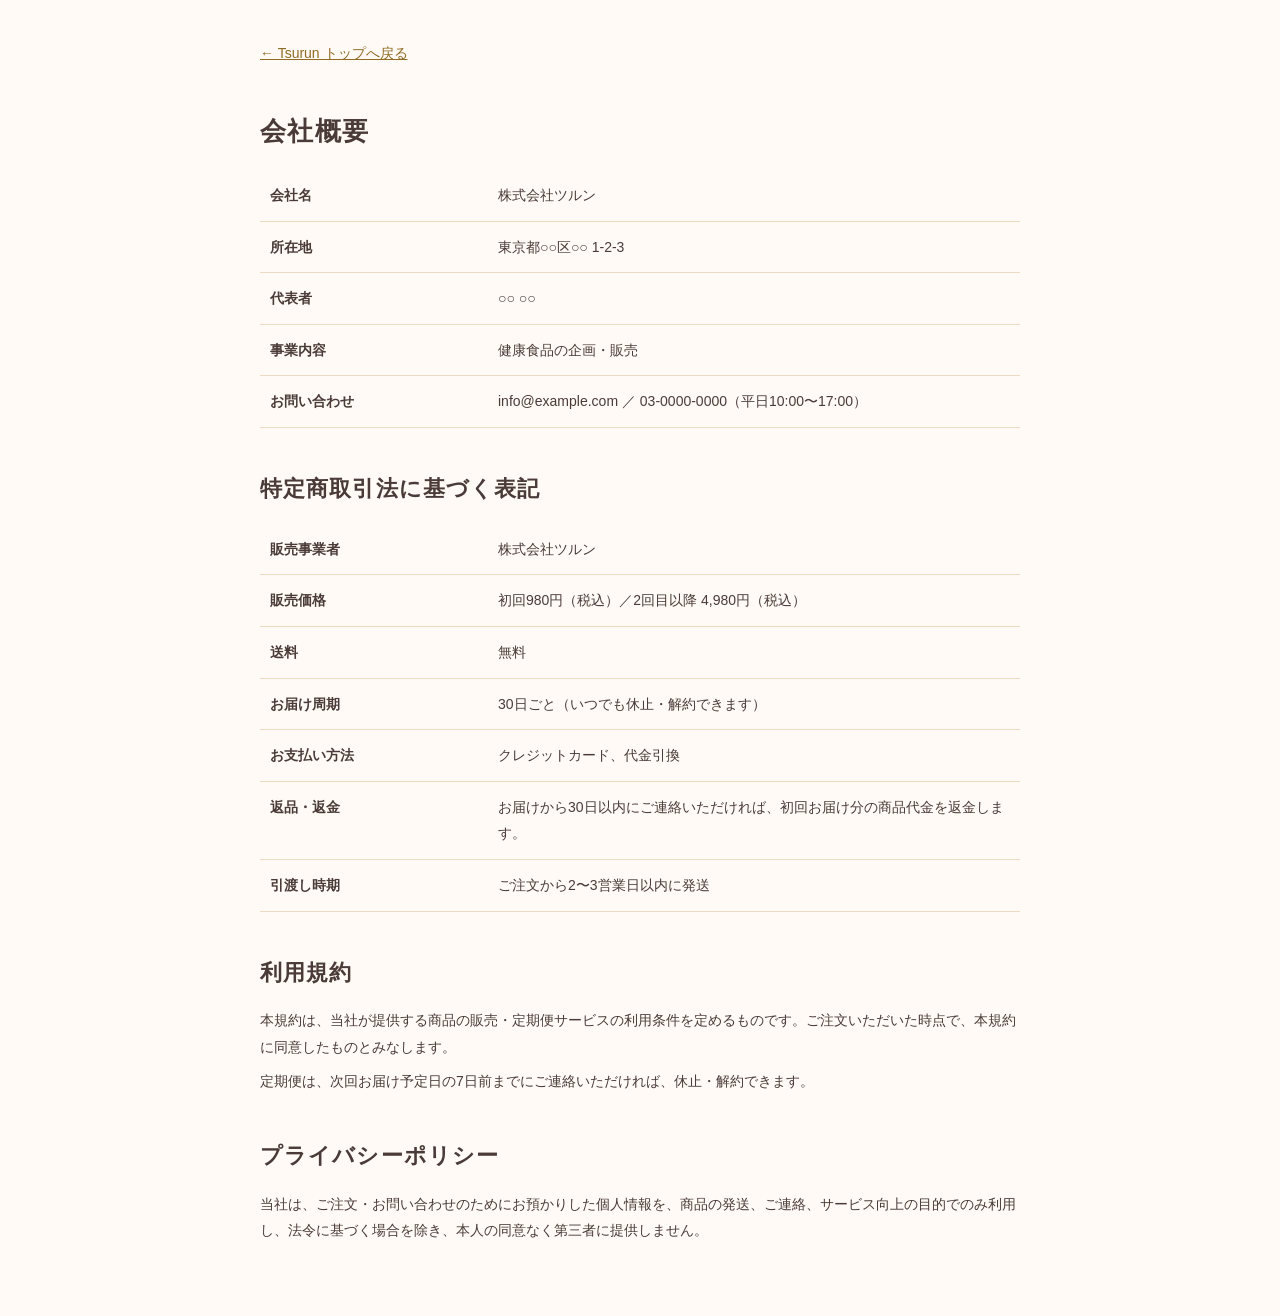
<file: legal.html>
<!DOCTYPE html>
<html lang="ja">
<head>
<meta charset="UTF-8">
<meta name="viewport" content="width=device-width, initial-scale=1">
<title>会社概要・特定商取引法に基づく表記・規約｜Tsurun</title>
<meta name="robots" content="noindex">
<link rel="icon" href="images/favicon.svg" type="image/svg+xml">
<link rel="stylesheet" href="legal.css">
</head>
<body>
<main class="legal">
  <p><a href="index.html">← Tsurun トップへ戻る</a></p>

  <section id="company">
    <h1>会社概要</h1>
    <table>
      <tr><th>会社名</th><td>株式会社ツルン</td></tr>
      <tr><th>所在地</th><td>東京都○○区○○ 1-2-3</td></tr>
      <tr><th>代表者</th><td>○○ ○○</td></tr>
      <tr><th>事業内容</th><td>健康食品の企画・販売</td></tr>
      <tr><th>お問い合わせ</th><td>info@example.com ／ 03-0000-0000（平日10:00〜17:00）</td></tr>
    </table>
  </section>

  <section id="tokushoho">
    <h2>特定商取引法に基づく表記</h2>
    <table>
      <tr><th>販売事業者</th><td>株式会社ツルン</td></tr>
      <tr><th>販売価格</th><td>初回980円（税込）／2回目以降 4,980円（税込）</td></tr>
      <tr><th>送料</th><td>無料</td></tr>
      <tr><th>お届け周期</th><td>30日ごと（いつでも休止・解約できます）</td></tr>
      <tr><th>お支払い方法</th><td>クレジットカード、代金引換</td></tr>
      <tr><th>返品・返金</th><td>お届けから30日以内にご連絡いただければ、初回お届け分の商品代金を返金します。</td></tr>
      <tr><th>引渡し時期</th><td>ご注文から2〜3営業日以内に発送</td></tr>
    </table>
  </section>

  <section id="terms">
    <h2>利用規約</h2>
    <p>本規約は、当社が提供する商品の販売・定期便サービスの利用条件を定めるものです。ご注文いただいた時点で、本規約に同意したものとみなします。</p>
    <p>定期便は、次回お届け予定日の7日前までにご連絡いただければ、休止・解約できます。</p>
  </section>

  <section id="privacy">
    <h2>プライバシーポリシー</h2>
    <p>当社は、ご注文・お問い合わせのためにお預かりした個人情報を、商品の発送、ご連絡、サービス向上の目的でのみ利用し、法令に基づく場合を除き、本人の同意なく第三者に提供しません。</p>
  </section>

</main>
</body>
</html>
</file>
<file: style.css>
/* ============ Tsurun ビューティーゼリー LP ============ */
:root{
  --bg:#F6E3DD;
  --bg-soft:#FBEFEA;
  --cream:#FFFAF5;
  --ink:#4A3B38;
  --ink-soft:#6B5753;
  --gold:#B8924A;
  --gold-text:#8F6B24;
  --rose:#E9B9B4;
  --rose-pale:#F6D9D3;
  --btn:#B65F5C;
  --title:#A8474A;
  --btn-hover:#9E4F4C;
  --radius:20px;
  --font-serif:'Shippori Mincho','Hiragino Mincho ProN','Yu Mincho','YuMincho',serif;
  --font-sans:'Zen Kaku Gothic New','Hiragino Sans','Yu Gothic','Meiryo',sans-serif;
}
*,*::before,*::after{ box-sizing:border-box; }
html{ scroll-behavior:smooth; -webkit-text-size-adjust:100%; }
body{
  margin:0;
  font-family:var(--font-sans);
  color:var(--ink);
  background:var(--cream);
  line-height:1.85;
  font-size:15px;
  padding-bottom:84px;
}
img{ max-width:100%; height:auto; display:block; }
a{ color:inherit; }
h1,h2,h3,p,ul,ol,figure,blockquote{ margin:0; padding:0; }
ul,ol{ list-style:none; }
.hidden{ display:none !important; }
.visually-hidden{
  position:absolute !important; width:1px; height:1px; margin:-1px; padding:0;
  overflow:hidden; clip:rect(0 0 0 0); white-space:nowrap; border:0;
}
.sp-only{ display:inline; }
.container{ width:100%; max-width:1040px; margin:0 auto; padding:0 20px; }

/* ---------- header ---------- */
.site-header{
  position:fixed; top:0; left:0; right:0; z-index:50;
  display:flex; align-items:center; justify-content:space-between;
  height:56px; padding:0 16px;
  background:rgba(255,250,245,0.88);
  backdrop-filter:blur(10px); -webkit-backdrop-filter:blur(10px);
  border-bottom:1px solid rgba(184,146,74,0.2);
}
.logo{
  font-family:var(--font-serif); font-size:22px; letter-spacing:.08em;
  text-decoration:none; font-weight:600;
}
.header-nav{ display:none; }
.header-cta{
  font-size:12px; font-weight:700; text-decoration:none;
  color:#fff; background:var(--btn); padding:8px 14px; border-radius:999px;
}

/* ---------- buttons ---------- */
.btn{
  display:inline-block; text-align:center; text-decoration:none;
  font-family:var(--font-sans); font-weight:700; font-size:16px; letter-spacing:.04em;
  padding:16px 28px; border-radius:999px; border:0; cursor:pointer;
  transition:background .2s ease, transform .2s ease, box-shadow .2s ease;
}
.btn-primary{
  color:#fff; background:var(--btn);
  box-shadow:0 8px 20px rgba(182,95,92,0.35);
}
.btn-primary:hover{ background:var(--btn-hover); transform:translateY(-1px); }
.btn:focus-visible, a:focus-visible, summary:focus-visible, input:focus-visible{
  outline:3px solid var(--gold); outline-offset:2px;
}
.btn-block{ display:block; width:100%; }

/* ---------- hero ---------- */
.hero{
  position:relative; overflow:hidden;
  padding:88px 0 28px;
  background:
    radial-gradient(120% 70% at 80% 0%, #FFF4EF 0%, transparent 60%),
    linear-gradient(180deg, #F9E6E0 0%, #F6D9D3 55%, #F3CFC8 100%);
}
.hero-inner{ position:relative; z-index:2; max-width:1040px; margin:0 auto; padding:0 20px; }
.hero-kicker{
  font-size:13px; letter-spacing:.14em; color:var(--gold-text); font-weight:700;
}
.hero-title{
  margin-top:10px;
  font-family:var(--font-serif); font-weight:500;
  font-size:36px; line-height:1.4; letter-spacing:.06em;
}
.hero-sub{ margin-top:14px; font-size:14px; color:var(--ink-soft); }
.hero-cta-group{ margin-top:22px; }
.hero-cta-group .btn{ width:100%; max-width:340px; }
.hero-cta-note{ margin-top:10px; font-size:12px; color:var(--ink-soft); line-height:1.7; }
.hero-visual{
  position:relative; height:420px; margin-top:8px;
}
.hero-pack{
  position:absolute; width:158px;
  transform:rotate(var(--rot,0deg));
  animation:floaty-r 6s ease-in-out infinite;
}
.hero-pack-1{ --rot:-9deg; left:8%; top:56px; z-index:1; animation-delay:-2s; }
.hero-pack-2{ --rot:8deg; right:12%; top:14px; z-index:2; }
.fruit{ position:absolute; filter:drop-shadow(0 8px 10px rgba(154,90,82,.2)); }
.fruit-peach{ left:-3%; bottom:18px; width:104px; z-index:3; animation:floaty2 7s ease-in-out infinite; }
.fruit-lychee{ right:4%; bottom:64px; width:96px; z-index:3; animation:floaty 8s ease-in-out infinite reverse; }
.fruit-yuzu{ left:36%; bottom:-6px; width:100px; z-index:3; animation:floaty2 7.5s ease-in-out infinite; }
.hero-badge{
  position:absolute; right:0%; top:0; z-index:3;
  width:96px; height:96px; border-radius:50%;
  background:#fff; color:var(--btn);
  display:flex; flex-direction:column; align-items:center; justify-content:center;
  box-shadow:0 10px 24px rgba(154,90,82,.22);
  border:2px solid var(--gold);
  line-height:1.1;
}
.hero-badge span{ font-size:11px; font-weight:700; }
.hero-badge strong{ font-family:var(--font-serif); font-size:34px; font-weight:600; }
.hero-badge small{ font-size:13px; }
.drop{
  position:absolute; width:22px; height:28px; border-radius:50% 50% 50% 50% / 60% 60% 40% 40%;
  background:radial-gradient(circle at 35% 30%, #fff 0, rgba(255,255,255,.55) 40%, rgba(233,185,180,.55) 100%);
  border:1px solid rgba(255,255,255,.8);
}
.drop.d1{ left:20%; top:60px; }
.drop.d2{ left:72%; top:210px; width:16px; height:20px; }
.drop.d3{ left:36%; bottom:12px; width:14px; height:18px; }
.hero-legal{
  position:relative; z-index:2; max-width:1040px; margin:14px auto 0; padding:0 20px;
  font-size:11px; line-height:1.6; color:var(--ink-soft);
}

.bubble{
  position:absolute; border-radius:50%; pointer-events:none; z-index:1;
  background:
    radial-gradient(circle at 30% 28%, rgba(255,255,255,.95) 0, rgba(255,255,255,.35) 22%, transparent 40%),
    radial-gradient(circle at 70% 80%, rgba(255,255,255,.4) 0, transparent 40%),
    rgba(255,255,255,.18);
  border:1.5px solid rgba(255,255,255,.7);
  box-shadow:inset 0 0 18px rgba(255,255,255,.6);
  animation:floaty 9s ease-in-out infinite;
}
.bubble.b1{ width:120px; height:120px; left:-30px; top:120px; }
.bubble.b2{ width:70px; height:70px; right:30px; top:70px; animation-delay:-2s; }
.bubble.b3{ width:150px; height:150px; right:-50px; top:330px; animation-delay:-4s; }
.bubble.b4{ width:46px; height:46px; left:40%; top:360px; animation-delay:-1s; }
.bubble.b5{ width:84px; height:84px; left:6%; bottom:90px; animation-delay:-5s; }

@keyframes floaty{ 0%,100%{ transform:translateY(0);} 50%{ transform:translateY(-12px);} }
@keyframes floaty2{ 0%,100%{ transform:translateY(0) rotate(-6deg);} 50%{ transform:translateY(-10px) rotate(-2deg);} }
@keyframes floaty-r{ 0%,100%{ transform:rotate(var(--rot,0deg)) translateY(0);} 50%{ transform:rotate(var(--rot,0deg)) translateY(-12px);} }

/* ---------- sections ---------- */
.section{ padding:64px 0; }
.section-eyebrow{
  font-family:var(--font-serif); letter-spacing:.3em; font-size:12px;
  color:var(--gold-text); text-align:center; font-weight:600;
}
.section-title{
  margin-top:8px; text-align:center;
  font-family:var(--font-serif); font-weight:500;
  font-size:26px; line-height:1.55; letter-spacing:.06em;
}
.section-title.left{ text-align:left; }
.section-lead{ margin-top:14px; text-align:center; color:var(--ink-soft); font-size:14px; }
.card{
  background:#fff; border-radius:var(--radius);
  padding:22px 20px; border:1px solid rgba(184,146,74,0.22);
  box-shadow:0 10px 30px rgba(154,90,82,0.08);
}
.icon{ width:44px; height:44px; }
.icon.big{ width:56px; height:56px; margin:0 auto; }

.section-worry{ background:var(--cream); }
.worry-list, .scene-list{ margin-top:28px; display:grid; gap:14px; }
.worry-list li, .scene-list li{ display:grid; grid-template-columns:56px 1fr; column-gap:14px; align-items:center; }
.worry-list .icon, .scene-list .icon{ grid-row:1 / span 2; justify-self:center; }
.worry-list h3, .scene-list h3{ font-family:var(--font-serif); font-size:17px; font-weight:600; letter-spacing:.04em; }
.worry-list p, .scene-list p{ font-size:13px; color:var(--ink-soft); line-height:1.7; }

.section-solution{ background:linear-gradient(180deg, var(--cream), var(--bg-soft)); }
.solution-grid{ display:grid; gap:36px; align-items:center; }
.solution-text p{ margin-top:14px; }
.check-list{ margin-top:16px; display:grid; gap:8px; }
.check-list li{ position:relative; padding-left:28px; font-weight:500; }
.check-list li::before{
  content:""; position:absolute; left:0; top:7px; width:16px; height:16px; border-radius:50%;
  background:var(--rose-pale); border:1.5px solid var(--gold);
}
.check-list li::after{
  content:""; position:absolute; left:5px; top:11px; width:6px; height:3px;
  border-left:1.6px solid var(--gold-text); border-bottom:1.6px solid var(--gold-text);
  transform:rotate(-45deg);
}
.solution-visual{ position:relative; height:300px; }
.solution-pack{ position:absolute; left:50%; top:0; transform:translateX(-50%) rotate(-6deg); width:140px; z-index:2; }
.jelly-orb{
  position:absolute; width:200px; height:200px; left:50%; top:60px; transform:translateX(-10%);
  border-radius:48% 52% 46% 54% / 55% 45% 55% 45%;
  background:radial-gradient(circle at 32% 28%, #fff 0, rgba(255,255,255,.7) 18%, rgba(246,217,211,.9) 55%, rgba(233,185,180,.95) 100%);
  box-shadow:inset -12px -16px 30px rgba(201,139,135,.35), 0 18px 34px rgba(154,90,82,.2);
}
.jelly-orb.small{ width:90px; height:90px; left:6%; top:150px; transform:none; }

.section-flavor{ background:var(--cream); }
.flavor-list{ margin-top:28px; display:grid; gap:16px; }
.flavor-card{
  display:grid; grid-template-columns:120px 1fr; gap:16px; align-items:center;
  padding:20px; border-radius:var(--radius); border:1px solid rgba(184,146,74,.3);
  box-shadow:0 10px 30px rgba(154,90,82,.08);
}
.flavor-peach{ background:linear-gradient(135deg,#fff,#FBEAE5); }
.flavor-yuzu{ background:linear-gradient(135deg,#fff,#FBF5D2); }
.flavor-visual{ position:relative; height:150px; }
.flavor-visual img:first-child{ width:84px; margin:0 auto; transform:rotate(-6deg); }
.flavor-fruit{ position:absolute; right:-6px; bottom:-8px; width:62px !important; }
.flavor-tag{ display:inline-block; font-size:11px; font-weight:700; color:var(--gold-text); background:#fff; border:1px solid var(--gold); border-radius:999px; padding:2px 10px; }
.flavor-body h3{ margin-top:6px; font-family:var(--font-serif); font-size:20px; font-weight:600; }
.flavor-body p:last-child{ margin-top:6px; font-size:13px; color:var(--ink-soft); }

.section-points{ background:var(--bg-soft); }
.points-list{ margin-top:30px; display:grid; gap:16px; }
.point-card{
  position:relative; background:#fff; border-radius:var(--radius);
  padding:36px 20px 22px; border:1px solid rgba(184,146,74,.35);
  box-shadow:0 10px 30px rgba(154,90,82,.08); overflow:hidden;
}
.point-num{
  position:absolute; left:0; top:0; padding:6px 14px 6px 12px;
  background:var(--gold); color:#fff; font-size:11px; letter-spacing:.1em;
  border-bottom-right-radius:16px; font-weight:700;
}
.point-num b{ margin-left:6px; font-size:15px; font-family:var(--font-serif); }
.point-icon{ width:64px; height:64px; margin-bottom:8px; }
.point-card h3{ font-family:var(--font-serif); font-size:20px; font-weight:600; letter-spacing:.04em; }
.point-card p{ margin-top:6px; font-size:13px; color:var(--ink-soft); }
.notify-box{
  margin-top:26px; padding:20px; border-radius:var(--radius);
  background:#fff; border:1px dashed var(--gold);
}
.notify-box h3{ font-size:14px; font-weight:700; color:var(--gold-text); }
.notify-box p{ margin-top:8px; font-size:13px; }
.notify-box .notify-small{ font-size:11.5px; color:var(--ink-soft); line-height:1.8; }

.section-scene{ background:var(--cream); }
.section-quality{ background:linear-gradient(180deg, var(--cream), var(--bg-soft)); }
.quality-list{ margin-top:26px; display:grid; gap:12px; }
.quality-list li{
  padding:16px 18px; background:#fff; border-radius:16px; border-left:4px solid var(--gold);
  box-shadow:0 8px 22px rgba(154,90,82,.07);
}
.quality-list strong{ display:block; font-family:var(--font-serif); font-size:16px; }
.quality-list span{ font-size:13px; color:var(--ink-soft); }

.section-voice{ background:var(--bg-soft); }
.voice-list{ margin-top:26px; display:grid; gap:14px; }
.voice-card{ background:#fff; border-radius:var(--radius); padding:20px; border:1px solid rgba(184,146,74,.22); }
.voice-card figcaption{ display:flex; align-items:center; gap:10px; font-size:12px; color:var(--ink-soft); font-weight:700; }
.avatar{
  width:36px; height:36px; border-radius:50%; background:var(--rose-pale); color:var(--gold-text);
  display:inline-flex; align-items:center; justify-content:center; font-family:var(--font-serif); font-size:14px; border:1px solid var(--gold);
}
.voice-card blockquote{ margin-top:10px; font-size:14px; line-height:1.9; }
.voice-note{ margin-top:14px; font-size:12px; color:var(--ink-soft); text-align:center; }

.section-price{
  background:
    radial-gradient(100% 60% at 50% 0%, #FFF4EF, transparent 70%),
    linear-gradient(180deg, var(--bg-soft), var(--bg));
}
.price-card{
  margin:26px auto 0; max-width:480px; text-align:center;
  background:#fff; border-radius:24px; padding:30px 22px;
  border:2px solid var(--gold); box-shadow:0 16px 40px rgba(154,90,82,.16);
}
.price-label{ display:inline-block; padding:4px 14px; background:var(--rose-pale); border-radius:999px; font-size:12px; font-weight:700; color:var(--gold-text); }
.price-main{ margin-top:12px; color:var(--btn); font-family:var(--font-serif); }
.price-num{ font-size:68px; font-weight:600; line-height:1; }
.price-unit{ font-size:16px; font-weight:600; margin-left:4px; }
.price-sub{ margin-top:4px; font-size:13px; color:var(--ink-soft); }
.price-points{ margin:18px 0 22px; text-align:left; display:grid; gap:8px; font-size:14px; }
.price-points li{ padding:10px 14px; background:var(--bg-soft); border-radius:12px; }

.section-compare{ background:var(--cream); }
.table-wrap{ margin-top:24px; overflow-x:auto; }
.compare-table{ width:100%; border-collapse:separate; border-spacing:0; text-align:center; font-size:13px; min-width:300px; }
.compare-table th, .compare-table td{ padding:12px 6px; border-bottom:1px solid rgba(184,146,74,.25); }
.compare-table thead th{ font-weight:700; font-size:13px; }
.compare-table thead th small{ font-size:11px; font-weight:500; }
.compare-table tbody th{ text-align:left; font-weight:500; padding-left:2px; }
.compare-table .is-main{ background:var(--rose-pale); font-weight:700; color:var(--btn); }
.compare-table thead .is-main{ border-radius:14px 14px 0 0; }
.table-note{ margin-top:10px; font-size:11px; color:var(--ink-soft); }

.section-guarantee{ background:var(--cream); padding-top:8px; }
.guarantee-card{
  text-align:center; padding:28px 20px; border-radius:var(--radius);
  background:linear-gradient(180deg, #fff, var(--bg-soft)); border:1px solid var(--gold);
}
.guarantee-card h2{ margin-top:8px; font-family:var(--font-serif); font-size:22px; font-weight:600; }
.guarantee-card p{ margin-top:8px; font-size:14px; }
.guarantee-card .small{ font-size:11.5px; color:var(--ink-soft); }

.section-faq{ background:var(--bg-soft); }
.faq-list{ margin-top:24px; display:grid; gap:10px; }
.faq-item{ background:#fff; border-radius:16px; border:1px solid rgba(184,146,74,.25); overflow:hidden; }
.faq-item summary{
  position:relative; list-style:none; cursor:pointer; padding:16px 44px 16px 18px; font-weight:700; font-size:14px;
}
.faq-item summary::-webkit-details-marker{ display:none; }
.faq-item summary::after{
  content:"＋"; position:absolute; right:16px; top:50%; transform:translateY(-50%); color:var(--gold-text); font-size:18px;
}
.faq-item[open] summary::after{ content:"－"; }
.faq-item p{ padding:0 18px 16px; font-size:13.5px; color:var(--ink-soft); }

.section-order{
  background:
    radial-gradient(100% 50% at 50% 0%, #FFF4EF, transparent 70%),
    linear-gradient(180deg, var(--bg), #F2CBC4);
}
.order-form{ margin:26px auto 0; max-width:520px; display:grid; gap:16px; }
.form-row label{ display:block; font-size:13px; font-weight:700; margin-bottom:6px; }
.req{ margin-left:8px; font-size:10px; background:var(--btn); color:#fff; padding:2px 6px; border-radius:6px; }
.form-row input[type="text"], .form-row input[type="email"], .form-row input[type="tel"]{
  width:100%; padding:14px; font-size:16px; font-family:inherit; color:var(--ink);
  border:1px solid rgba(74,59,56,.25); border-radius:12px; background:#fff;
}
.form-row input.is-error{ border-color:var(--btn); }
.flavor-select{ border:0; padding:0; margin:0; display:grid; gap:8px; }
.flavor-select legend{ font-size:13px; font-weight:700; margin-bottom:6px; padding:0; }
.radio{ display:flex !important; align-items:center; gap:10px; margin:0 !important; padding:12px 14px; border:1px solid rgba(74,59,56,.25); border-radius:12px; background:#fff; font-weight:500 !important; font-size:14px !important; cursor:pointer; }
.radio input{ width:20px; height:20px; accent-color:var(--btn); flex:none; }
.radio:has(input:checked){ border-color:var(--btn); background:#FBEFEA; }
.check{ display:flex !important; gap:10px; align-items:flex-start; font-weight:500 !important; font-size:13px !important; }
.check input{ width:20px; height:20px; margin-top:3px; accent-color:var(--btn); flex:none; }
.err{ margin-top:6px; font-size:12px; color:#B03A36; }
.order-done{ margin:26px auto 0; max-width:520px; text-align:center; }
.order-done h3{ font-family:var(--font-serif); font-size:20px; }
.order-done p{ margin-top:8px; font-size:14px; }

/* ---------- footer ---------- */
.site-footer{ background:#4A3B38; color:#F6E3DD; padding:40px 0 24px; text-align:center; }
.footer-logo{ font-family:var(--font-serif); font-size:24px; letter-spacing:.1em; }
.footer-legal{ margin-top:12px; font-size:11.5px; line-height:1.8; color:#E8CFC8; }
.footer-links{ margin-top:18px; display:flex; flex-wrap:wrap; justify-content:center; gap:8px 18px; font-size:12px; }
.footer-sns{ margin-top:14px; display:flex; justify-content:center; gap:18px; font-size:12px; }
.site-footer a{ color:#F6E3DD; text-underline-offset:3px; }
.copyright{ margin-top:18px; font-size:11px; color:#CDB1AA; }

/* ---------- fixed CTA ---------- */
.mobile-fixed-cta{
  position:fixed; left:0; right:0; bottom:0; z-index:60;
  padding:10px 16px calc(10px + env(safe-area-inset-bottom));
  background:rgba(255,250,245,.94); border-top:1px solid rgba(184,146,74,.3);
  transform:translateY(0); transition:transform .3s ease;
}
.mobile-fixed-cta.is-hidden{ transform:translateY(120%); }
.mobile-fixed-cta .btn{ padding:14px 16px; font-size:15px; }

/* ---------- reveal ---------- */
.reveal{ opacity:0; transform:translateY(18px); transition:opacity .7s ease, transform .7s ease; }
.reveal.is-visible{ opacity:1; transform:none; }

@media (prefers-reduced-motion: reduce){
  html{ scroll-behavior:auto; }
  .hero-pack, .fruit, .bubble{ animation:none !important; }
  .reveal{ opacity:1; transform:none; transition:none; }
}

/* ---------- tablet / PC ---------- */
@media (min-width:768px){
  body{ font-size:16px; padding-bottom:0; }
  .sp-only{ display:none; }
  .site-header{ height:68px; padding:0 32px; }
  .header-nav{ display:flex; gap:28px; font-size:14px; }
  .header-nav a{ text-decoration:none; }
  .header-nav a:hover{ color:var(--gold-text); }
  .header-cta{ font-size:14px; padding:10px 20px; }
  .mobile-fixed-cta{ display:none; }

  .hero{ padding:116px 0 36px; }
  .hero-inner{ display:grid; grid-template-columns:1fr 1fr; align-items:center; gap:24px; }
  .hero-title{ font-size:clamp(34px,4.6vw,54px); }
  .hero-sub{ font-size:16px; }
  .hero-visual{ height:560px; }
  .hero-pack{ width:230px; }
  .hero-pack-1{ left:6%; top:90px; }
  .hero-pack-2{ right:14%; top:20px; }
  .fruit-peach{ width:150px; left:-1%; bottom:10px; }
  .fruit-lychee{ width:130px; right:6%; }
  .fruit-yuzu{ width:120px; left:43%; }
  .hero-badge{ width:116px; height:116px; right:6%; }
  .hero-badge strong{ font-size:42px; }
  .bubble.b3{ top:380px; }

  .section{ padding:96px 0; }
  .section-title{ font-size:36px; }
  .flavor-list{ grid-template-columns:1fr 1fr; }
  .section-lead{ font-size:16px; }
  .worry-list, .scene-list, .voice-list, .points-list{ grid-template-columns:repeat(3,1fr); }
  .worry-list li, .scene-list li{ grid-template-columns:1fr; text-align:center; row-gap:6px; padding:30px 22px; }
  .worry-list .icon, .scene-list .icon{ grid-row:auto; margin:0 auto 6px; }
  .solution-grid{ grid-template-columns:1fr 1fr; gap:60px; }
  .solution-visual{ height:380px; }
  .solution-pack{ width:180px; }
  .jelly-orb{ width:260px; height:260px; top:80px; }
  .quality-list{ grid-template-columns:repeat(3,1fr); }
  .compare-table{ font-size:15px; max-width:760px; margin:0 auto; }
  .faq-list{ max-width:760px; margin-left:auto; margin-right:auto; }
  .faq-item summary{ font-size:15px; }
  .price-card{ padding:40px 36px; }
}

/* ---------- 写真を差し込む場所(画像ファイルを images/ に入れると自動で反映) ---------- */
.hero.has-photo{
  background:
    linear-gradient(90deg, rgba(249,230,224,.82) 0%, rgba(249,230,224,.35) 55%, rgba(249,230,224,0) 100%),
    url("images/hero-bg.jpg") center / cover no-repeat;
}
.flavor-peach.has-photo{
  background:
    linear-gradient(90deg, rgba(255,255,255,.94) 0%, rgba(255,255,255,.82) 52%, rgba(255,255,255,.25) 100%),
    url("images/flavor-peach.jpg") center / cover no-repeat;
}
.flavor-yuzu.has-photo{
  background:
    linear-gradient(90deg, rgba(255,255,255,.94) 0%, rgba(255,255,255,.78) 48%, rgba(255,255,255,.08) 100%),
    url("images/flavor-yuzu.jpg") center / cover no-repeat;
}
.section-solution.has-photo{
  background:
    linear-gradient(180deg, rgba(255,250,245,.93), rgba(251,239,234,.85)),
    url("images/jelly-texture.jpg") center / cover no-repeat;
}
@media (min-width:768px){
  .hero.has-photo{
    background:
      linear-gradient(90deg, rgba(249,230,224,.9) 0%, rgba(249,230,224,.45) 45%, rgba(249,230,224,0) 75%),
      url("images/hero-bg.jpg") center / cover no-repeat;
  }
}

/* ---------- 写真スロット(画像があるときだけ表示) ---------- */
.photo-slot{ display:none; }
.photo-slot.has-photo{
  display:block; width:100%; aspect-ratio:16 / 9; overflow:hidden;
  border-radius:14px; margin-bottom:14px; background:var(--rose-pale);
}
.photo-slot img{ width:100%; height:100%; object-fit:cover; }
.scene-list li .photo-slot.has-photo{ grid-column:1 / -1; margin-bottom:12px; }
.point-card .photo-slot.has-photo{ margin:-8px 0 14px; }
.point-card .photo-slot.has-photo ~ .point-icon{ display:none; }
.point-amount{ margin-top:6px; color:var(--btn); font-family:var(--font-serif); display:flex; align-items:baseline; gap:6px; flex-wrap:wrap; }
.point-amount span{ font-family:var(--font-sans); font-size:11px; color:var(--ink-soft); }
.point-amount b{ font-size:34px; font-weight:600; line-height:1.1; }
.point-amount i{ font-style:normal; font-size:14px; font-weight:600; }
.section-quality.has-photo{
  background:
    linear-gradient(180deg, rgba(255,250,245,.9), rgba(251,239,234,.88)),
    url("images/quality.jpg") center / cover no-repeat;
}
.section-order.has-photo{
  background:
    linear-gradient(180deg, rgba(246,227,221,.86), rgba(242,203,196,.9)),
    url("images/order-bg.jpg") center / cover no-repeat;
}
@media (min-width:768px){
  .point-card .photo-slot.has-photo{ aspect-ratio:4 / 3; }
  .scene-list li .photo-slot.has-photo{ aspect-ratio:4 / 3; }
}

/* 果物の写真(切り抜きPNG)に差し替わったとき */
.fruit.is-photo{ filter:drop-shadow(0 12px 14px rgba(120,70,60,.28)); }

/* ---------- logo images ---------- */
.logo{ display:flex; align-items:center; }
.logo-img{ display:block; height:46px; width:auto; }
.footer-logo-img{ display:block; margin:0 auto; height:58px; width:auto; }

/* ================= 最終調整 ================= */
/* 横ブレ対策:はみ出す飾りを、セクション内でカット */
html,body{ overflow-x:hidden; overflow-x:clip; max-width:100%; }
.section,.hero,.site-footer{ overflow-x:hidden; overflow-x:clip; }
@media (max-width:767px){ .reveal.from-left{ transform:translateX(-14px); } .reveal.from-right{ transform:translateX(14px); } }
img,svg{ max-width:100%; }

/* SNSアイコン */
.footer-sns{ gap:14px; font-size:0; }
.sns-btn{ display:flex; align-items:center; justify-content:center; width:44px; height:44px; border-radius:50%; border:1px solid currentColor; opacity:.85; transition:transform .25s ease, opacity .25s ease, background .25s ease, color .25s ease; }
.sns-btn:hover,.sns-btn:focus-visible{ transform:translateY(-3px) scale(1.06); opacity:1; background:rgba(255,255,255,.14); }
.hp{ position:absolute; left:-9999px; width:1px; height:1px; overflow:hidden; }
.demo-note{ margin-top:8px; font-size:12px; opacity:.8; }

/* スクロール進捗バー */
.scroll-progress{ position:fixed; top:0; left:0; height:3px; width:100%; transform:scaleX(0); transform-origin:left; background:linear-gradient(90deg,#E8A9A0,#B8924A); z-index:200; }

/* ヘッダー:スクロールで影 */
.site-header{ transition:box-shadow .3s ease, background .3s ease; }
.site-header.is-scrolled{ box-shadow:0 6px 24px rgba(154,90,82,.14); }

/* ファーストビュー:順番にふわっと登場 */
@keyframes rise{ from{ opacity:0; transform:translateY(22px); } to{ opacity:1; transform:none; } }
@keyframes popin{ 0%{ opacity:0; transform:scale(.6) rotate(-12deg); } 70%{ transform:scale(1.08) rotate(2deg); } 100%{ opacity:1; transform:none; } }
.hero-kicker,.hero-title,.hero-sub,.hero-cta-group,.hero-legal{ opacity:0; animation:rise .8s cubic-bezier(.2,.7,.2,1) forwards; }
.hero-kicker{ animation-delay:.1s; } .hero-title{ animation-delay:.25s; } .hero-sub{ animation-delay:.45s; } .hero-cta-group{ animation-delay:.6s; } .hero-legal{ animation-delay:.8s; }
.hero-badge{ animation:popin .8s .9s cubic-bezier(.2,.8,.2,1) both; }

/* スクロール表示のバリエーション */
.reveal.from-left{ transform:translateX(-28px); }
.reveal.from-right{ transform:translateX(28px); }
.reveal.zoom{ transform:scale(.94); }
.reveal.is-visible{ transform:none; }
.reveal{ transition-delay:var(--d,0s); }
.section-eyebrow,.section-title,.section-lead{ opacity:0; transform:translateY(16px); transition:opacity .7s ease, transform .7s ease; }
.section-eyebrow.is-visible,.section-title.is-visible,.section-lead.is-visible{ opacity:1; transform:none; }
.section-title.is-visible{ transition-delay:.08s; } .section-lead.is-visible{ transition-delay:.16s; }

/* 写真:ゆっくりズームして現れる */
.photo-slot img,.has-photo.photo-slot{ transition:transform 1.2s ease; }
.photo-slot.reveal:not(.is-visible) img{ transform:scale(1.08); }
.photo-slot.is-visible img{ transform:scale(1); }

/* ホバー */
.card,.point-card,.voice-card,.price-card,.flavor-card,.scene-list li,.quality-list li{ transition:transform .35s ease, box-shadow .35s ease; }
@media (hover:hover){
  .point-card:hover,.voice-card:hover,.flavor-card:hover{ transform:translateY(-6px); box-shadow:0 18px 40px rgba(154,90,82,.16); }
}
.btn{ position:relative; overflow:hidden; }
.btn-primary::after{ content:""; position:absolute; top:0; left:-60%; width:40%; height:100%; background:linear-gradient(100deg,transparent,rgba(255,255,255,.55),transparent); transform:skewX(-20deg); animation:shine 4.5s ease-in-out infinite; pointer-events:none; }
@keyframes shine{ 0%,60%{ left:-60%; } 100%{ left:130%; } }
.btn:active{ transform:scale(.97); }
.mobile-fixed-cta .btn-primary::after{ animation-duration:3.5s; }

/* FAQ:ひらくとき、ふわっと */
.faq-item[open] p{ animation:rise .4s ease both; }
.faq-item summary::after{ transition:transform .3s ease; }

/* 数字のカウントアップ中は、桁がずれないように */
.price-num,.point-amount b{ font-variant-numeric:tabular-nums; }

@media (prefers-reduced-motion: reduce){
  .hero-kicker,.hero-title,.hero-sub,.hero-cta-group,.hero-legal,.hero-badge{ opacity:1; animation:none; }
  .section-eyebrow,.section-title,.section-lead,.reveal.from-left,.reveal.from-right,.reveal.zoom{ opacity:1; transform:none; transition:none; }
  .btn-primary::after{ animation:none; display:none; }
  .scroll-progress{ display:none; }
  .photo-slot.reveal:not(.is-visible) img{ transform:none; }
}

/* ---- コーチ添削: SPヘッダー非表示 / フッター下の余白 / タイトル色 ---- */
.site-header{ display:none; }
.hero{ padding-top:40px; }
body{ padding-bottom:0; }
.site-footer{ padding-bottom:calc(24px + env(safe-area-inset-bottom)); }
.hero-title,.section-title,.guarantee-card h2{ color:var(--title); }
.hero-title em,.section-title em{ font-style:normal; color:var(--btn); }
@media (min-width:768px){
  .site-header{ display:flex; }
  .hero{ padding-top:116px; }
  .site-footer{ padding-bottom:24px; }
}
</file>
<file: legal.css>
body{ margin:0; font-family:'Zen Kaku Gothic New','Hiragino Sans','Yu Gothic',sans-serif; color:#4A3B38; background:#FFFAF5; line-height:1.9; }
.legal{ max-width:760px; margin:0 auto; padding:32px 20px 64px; }
.legal a{ color:#8F6B24; }
.legal h1,.legal h2{ font-family:'Shippori Mincho','Hiragino Mincho ProN','Yu Mincho',serif; font-weight:600; margin:40px 0 14px; letter-spacing:.05em; }
.legal h1{ font-size:26px; } .legal h2{ font-size:22px; }
.legal table{ width:100%; border-collapse:collapse; font-size:14px; }
.legal th,.legal td{ text-align:left; padding:12px 10px; border-bottom:1px solid rgba(184,146,74,.3); vertical-align:top; }
.legal th{ width:30%; white-space:nowrap; }
.legal p{ font-size:14px; margin:8px 0; }
@media (max-width:600px){ .legal th{ white-space:normal; width:34%; } }
</file>
